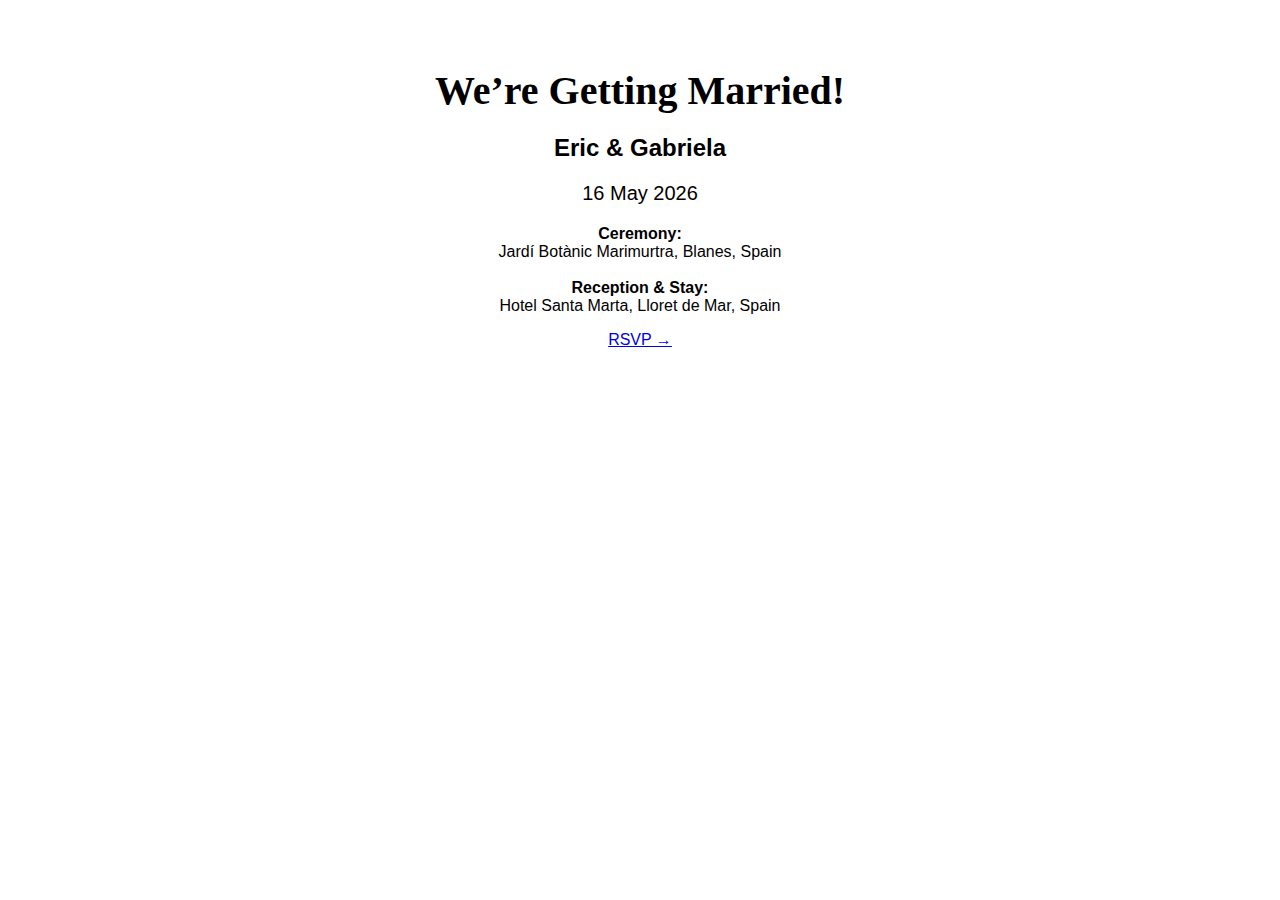
<file: Index.html>
<!DOCTYPE html>
<html lang="en">
<head>
  <meta charset="UTF-8" />
  <meta name="viewport" content="width=device-width,initial-scale=1" />
  <title>Eric &amp; Gabriela | 16 May 2026</title>
  <style>
    body { font-family: sans-serif; text-align: center; padding: 2rem; }
    h1 { font-family: serif; font-size: 2.5rem; margin-bottom: 0.5rem; }
    p.date { font-size: 1.25rem; margin-top: 0; }
  </style>
</head>
<body>
  <h1>We’re Getting Married!</h1>
  <h2>Eric &amp; Gabriela</h2>
  <p class="date">16 May 2026</p>
  <p>
    <strong>Ceremony:</strong><br/>
    Jardí Botànic Marimurtra, Blanes, Spain<br/><br/>
    <strong>Reception &amp; Stay:</strong><br/>
    Hotel Santa Marta, Lloret de Mar, Spain
  </p>
  <p><a href="#rsvp">RSVP →</a></p>
</body>
</html>
</file>
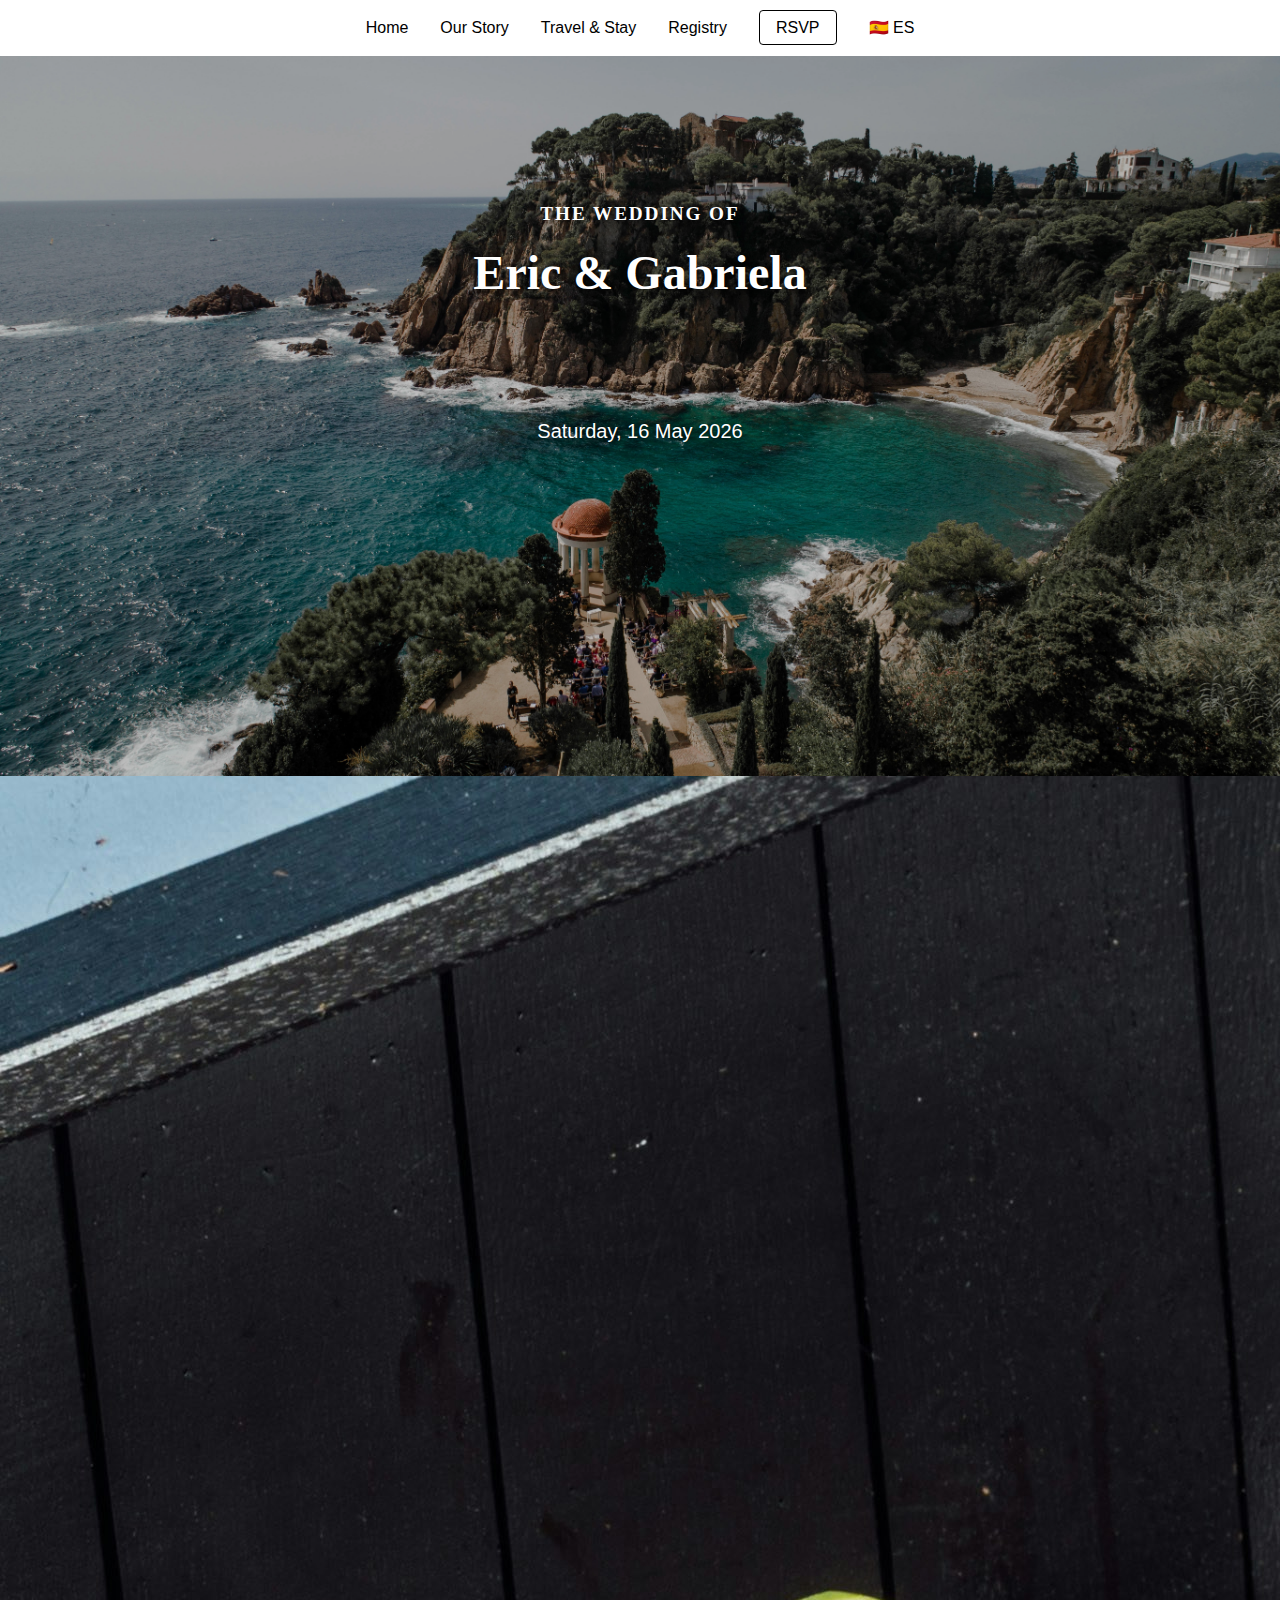
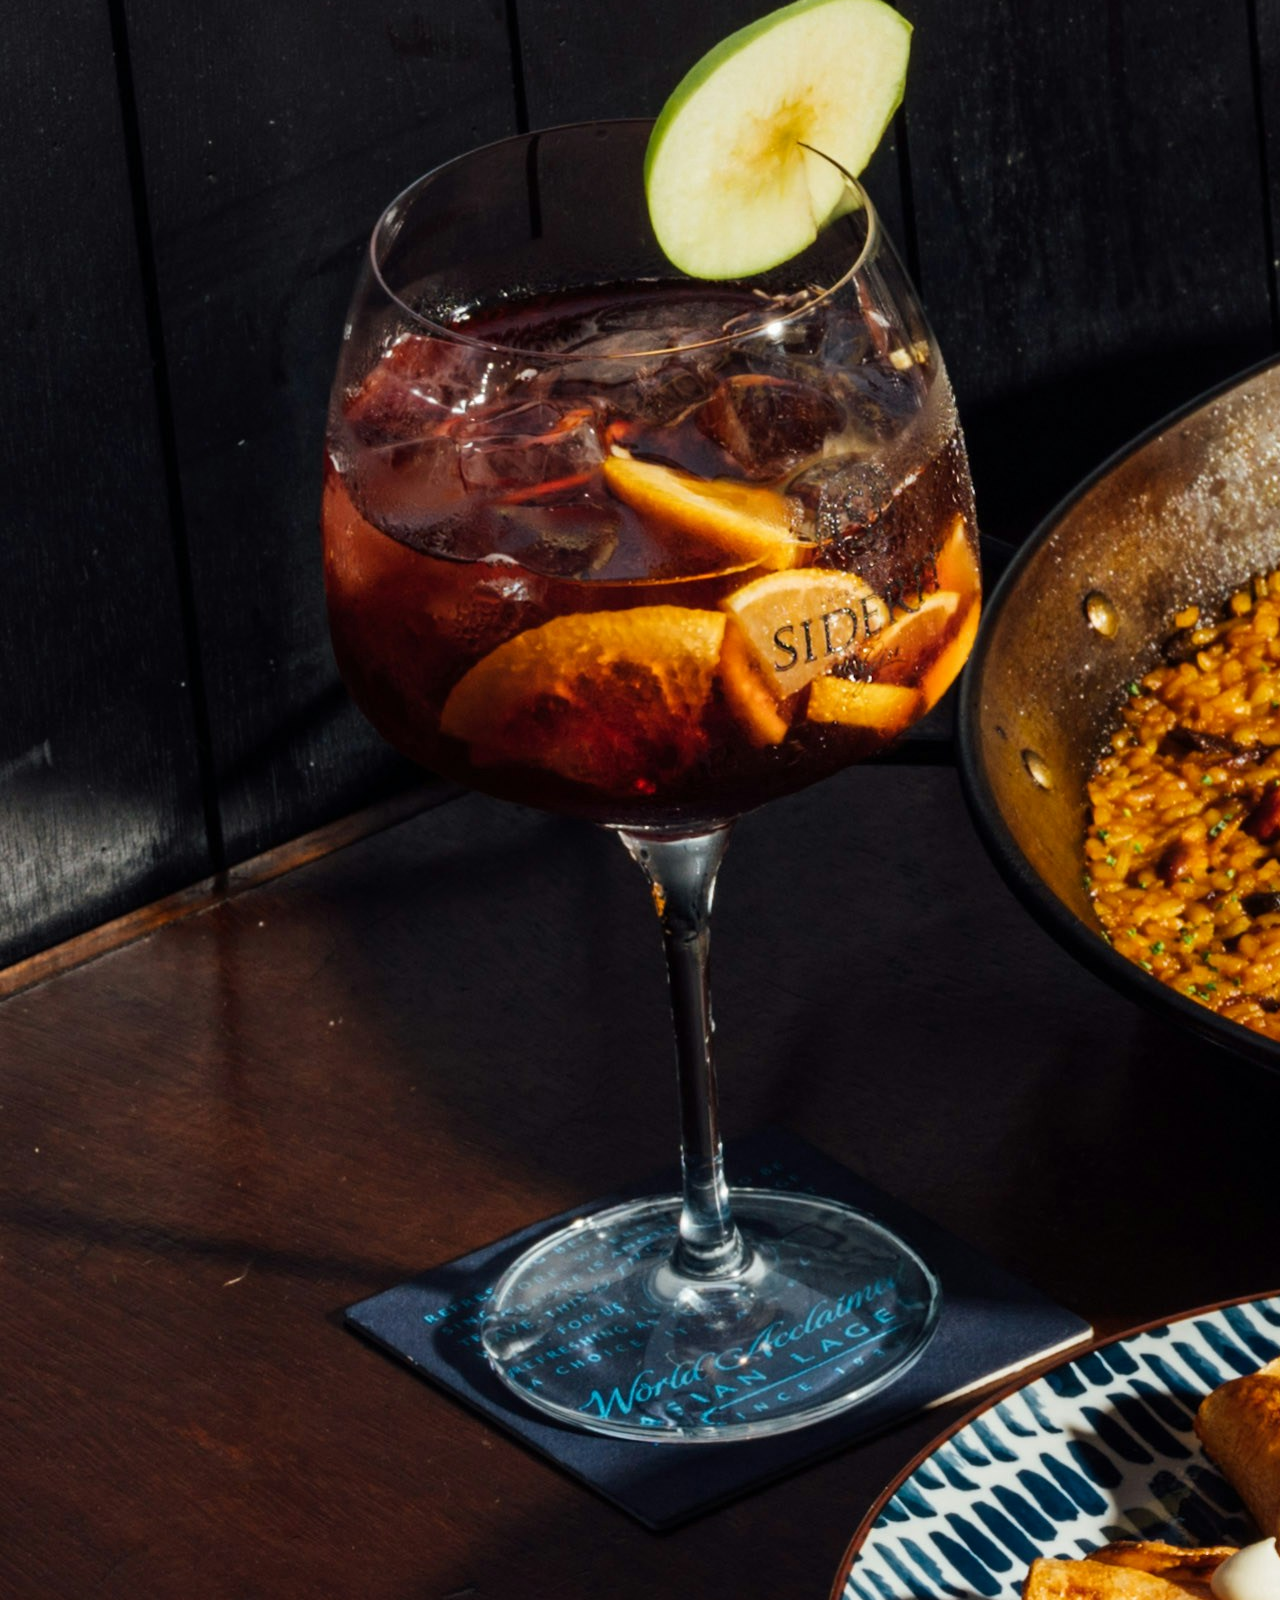
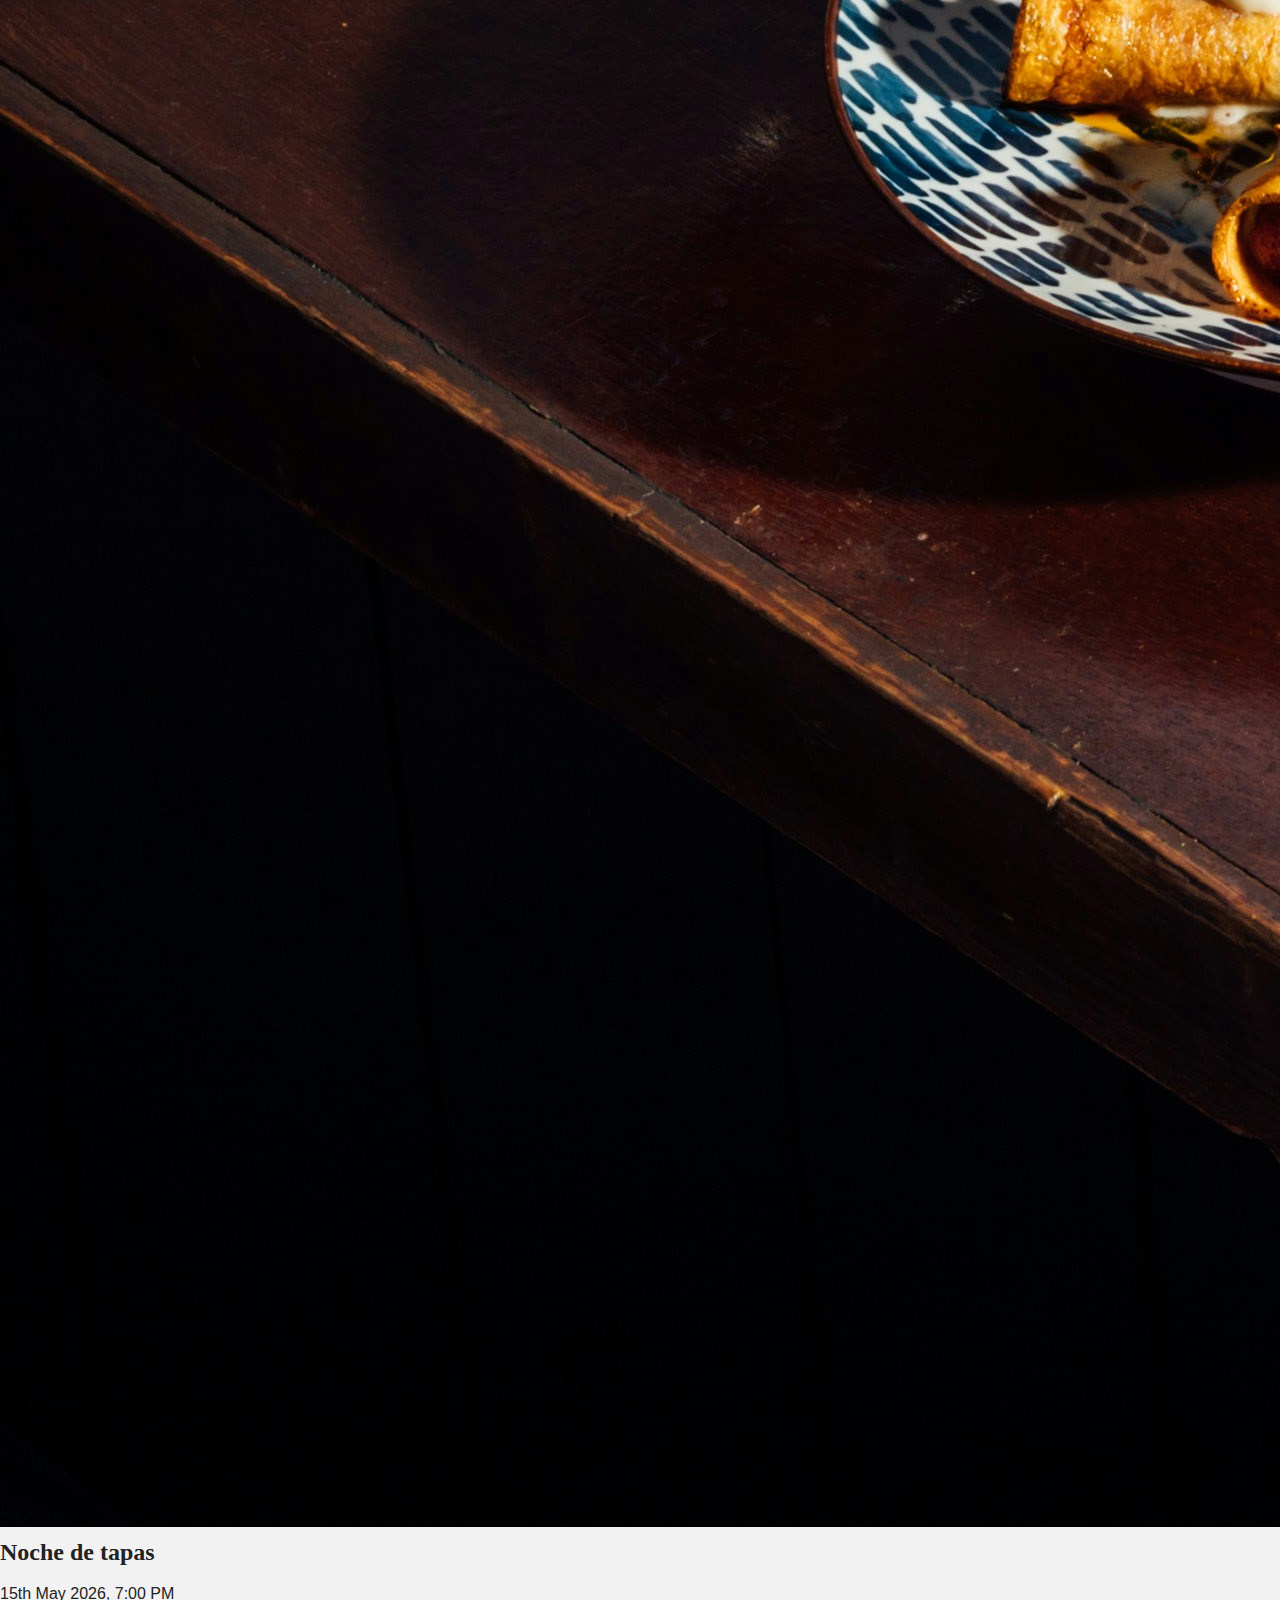
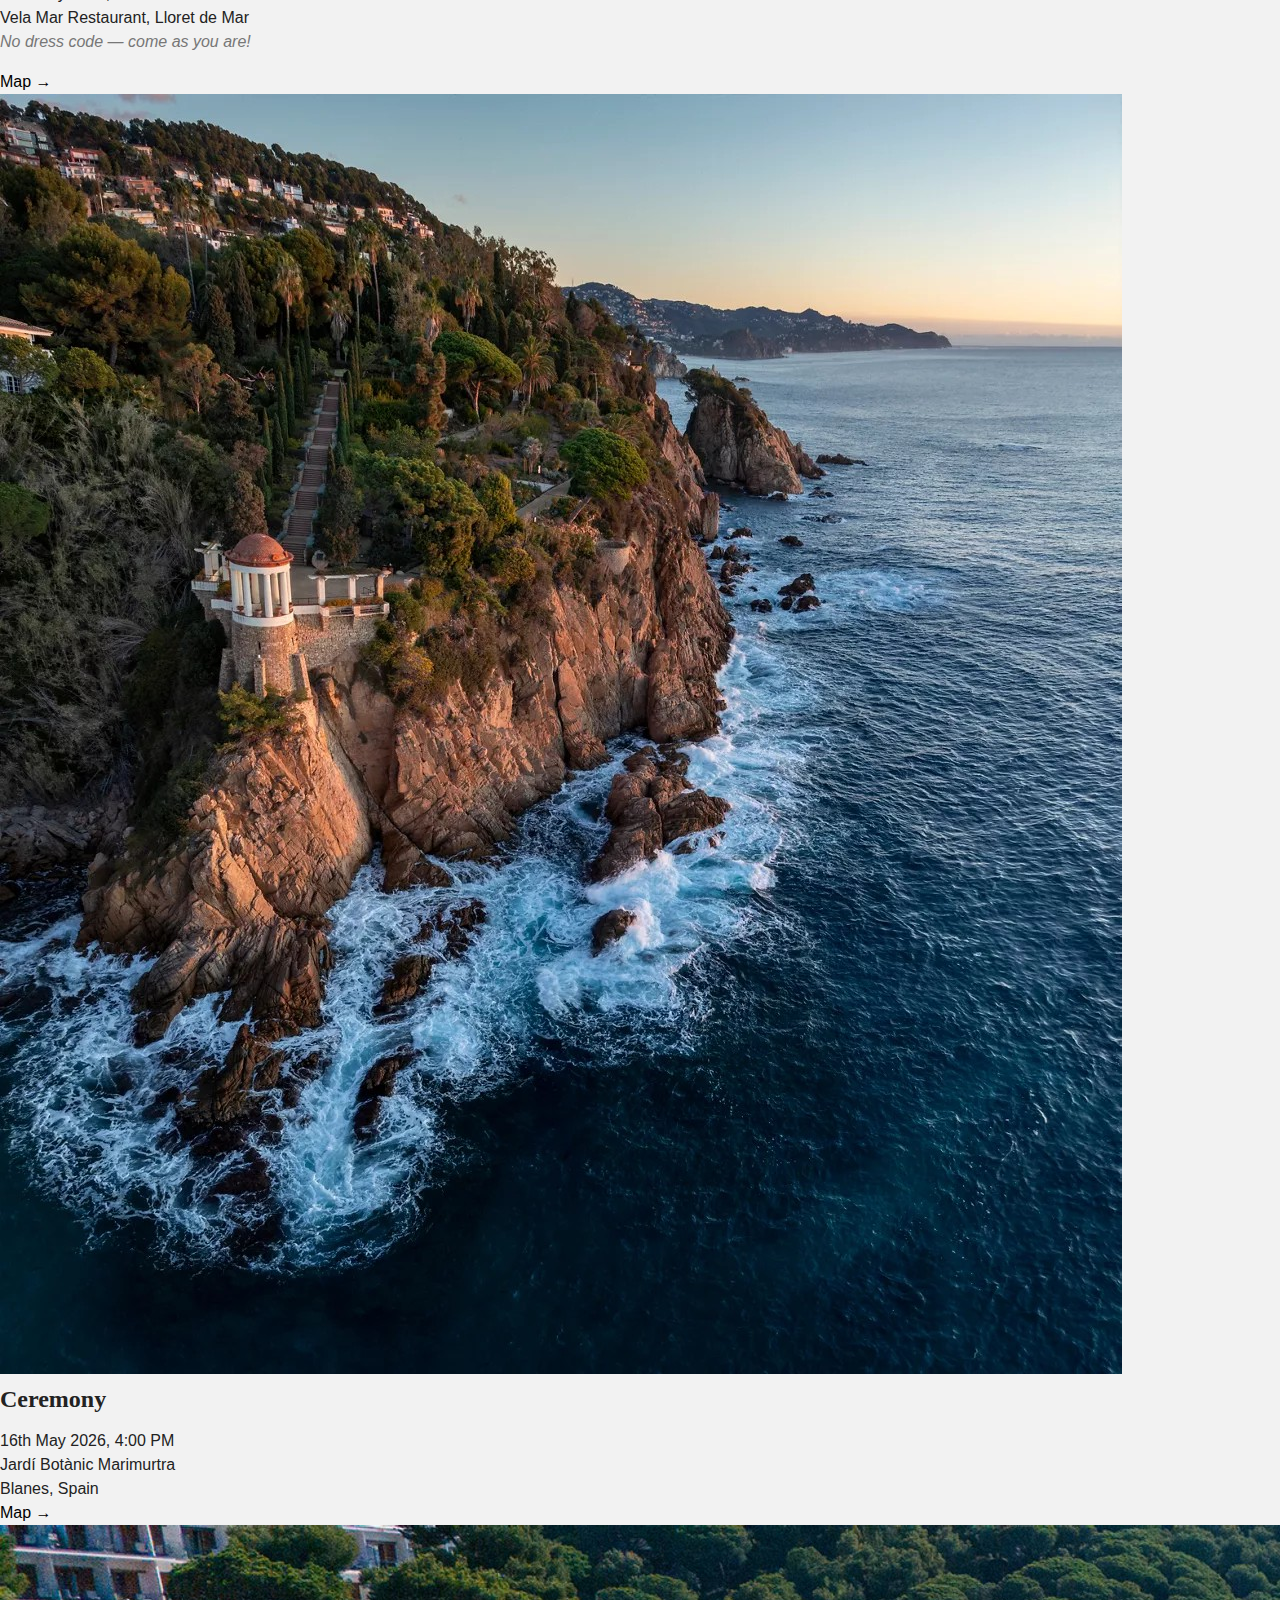
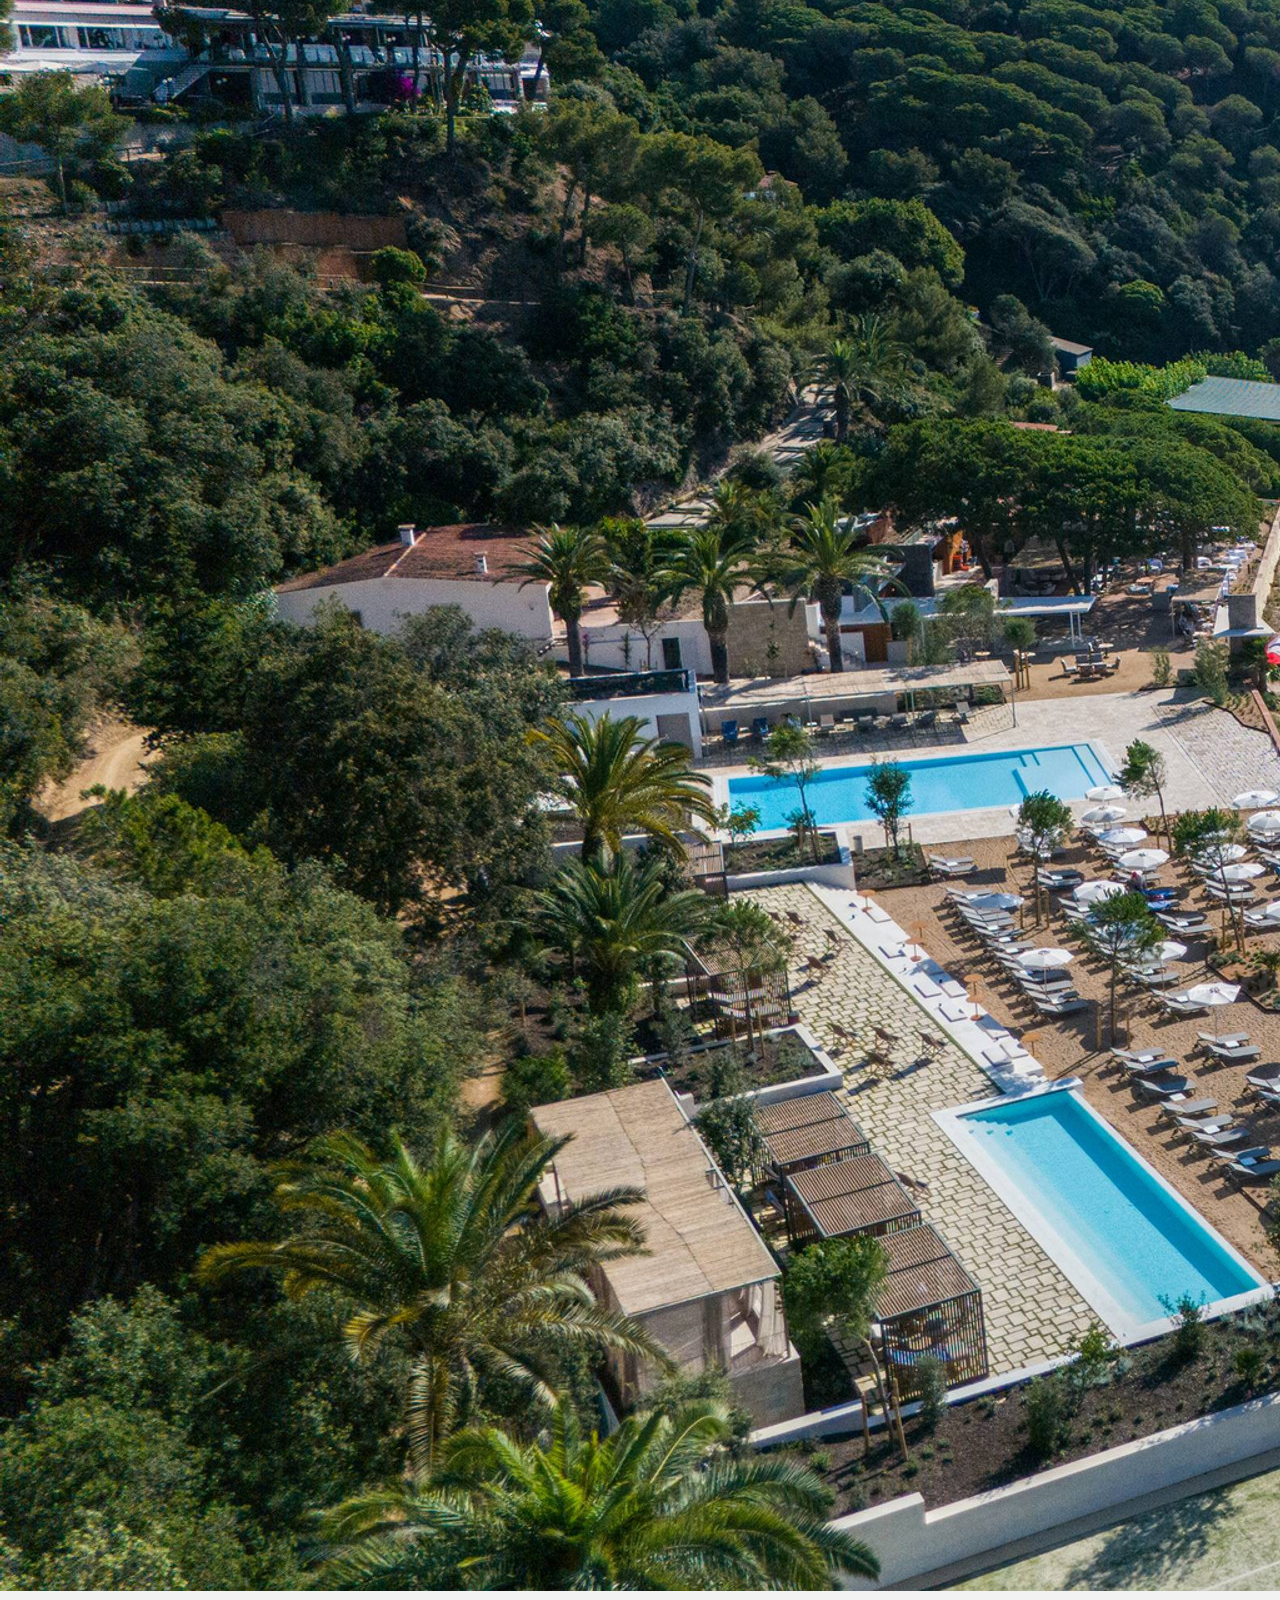
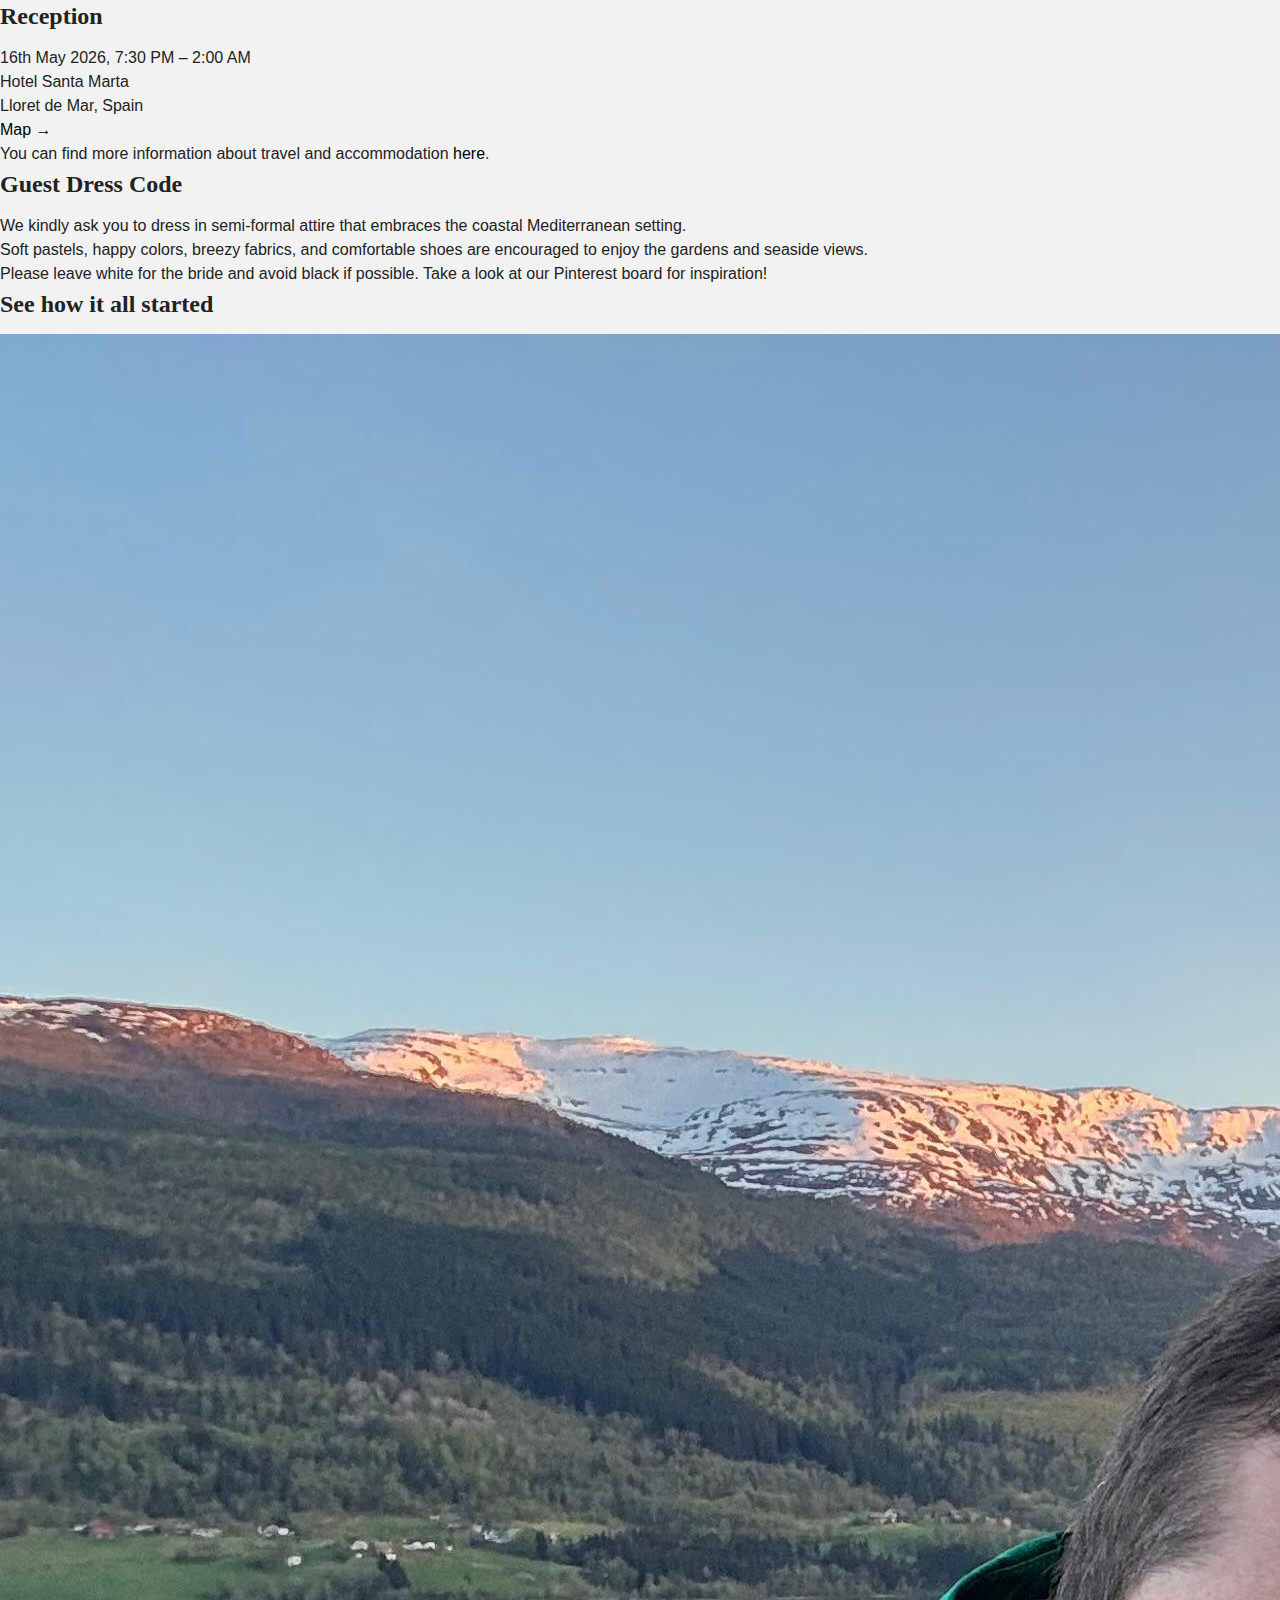
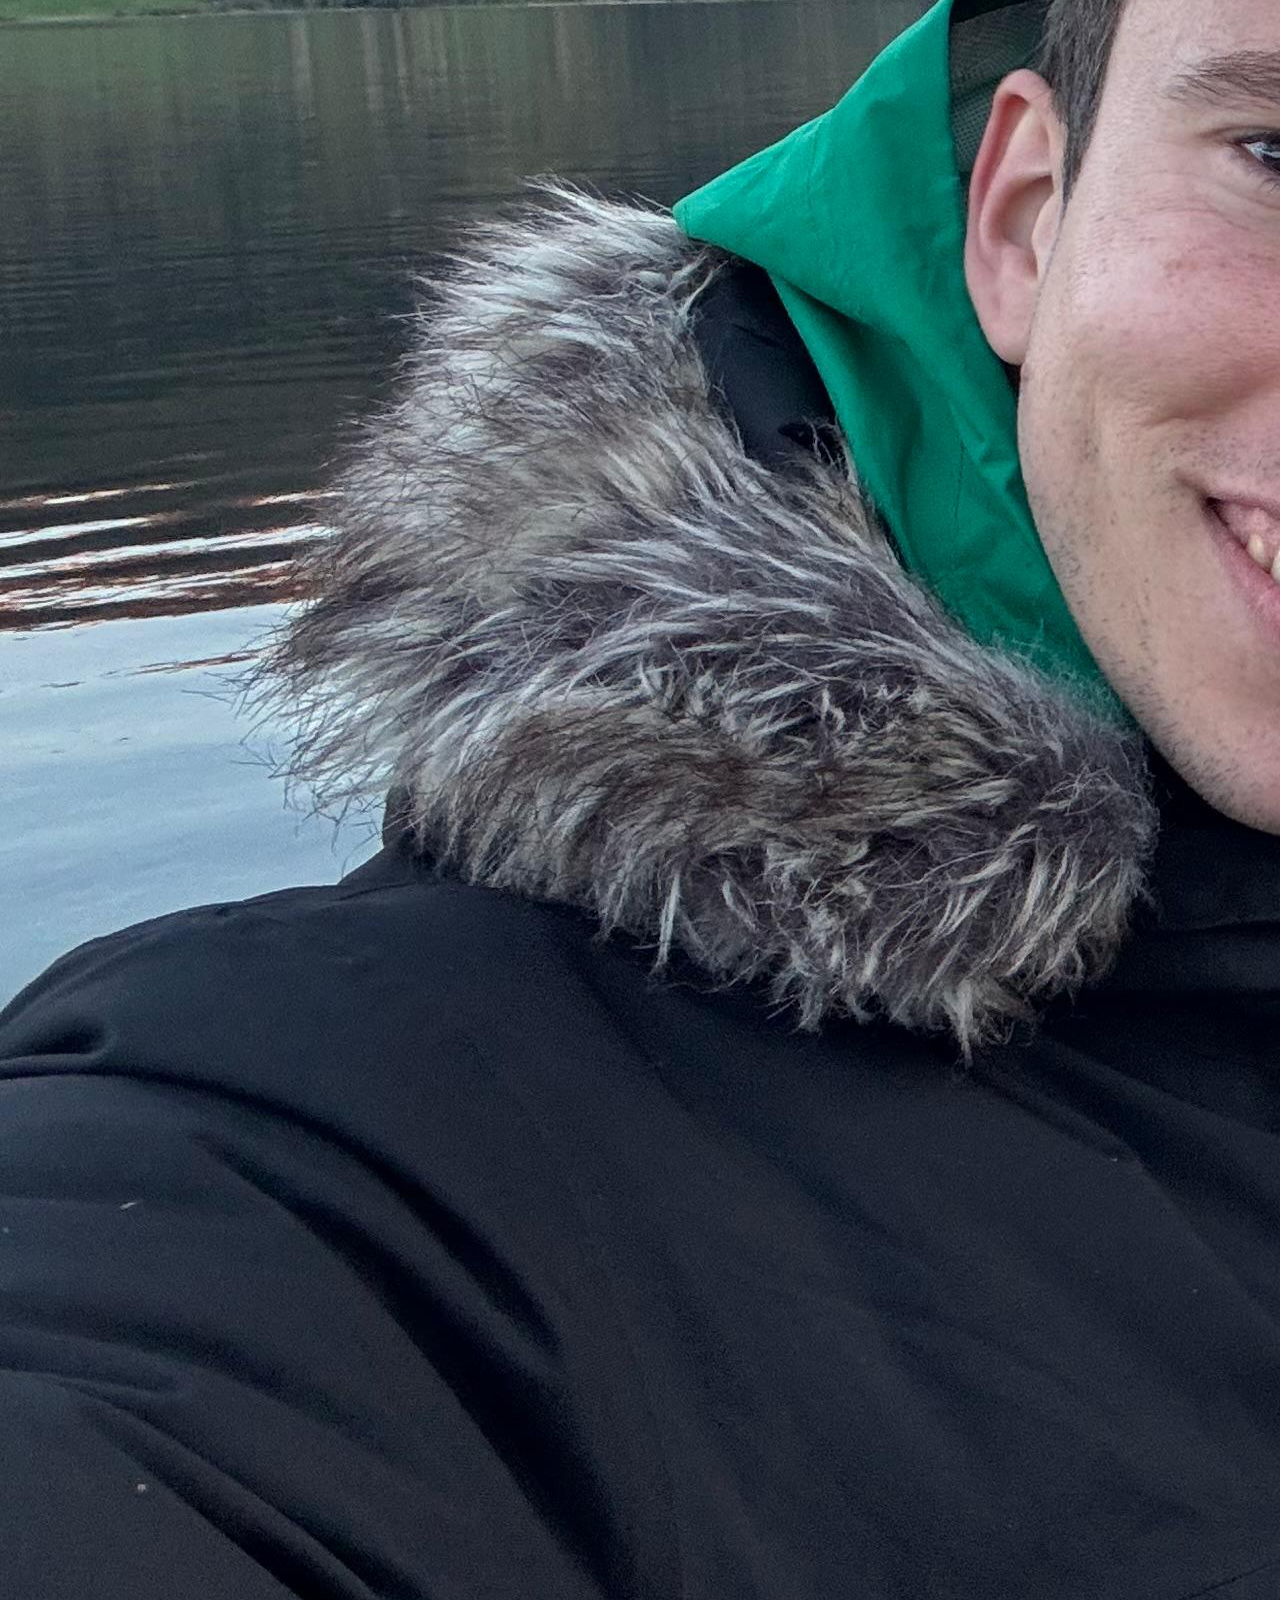
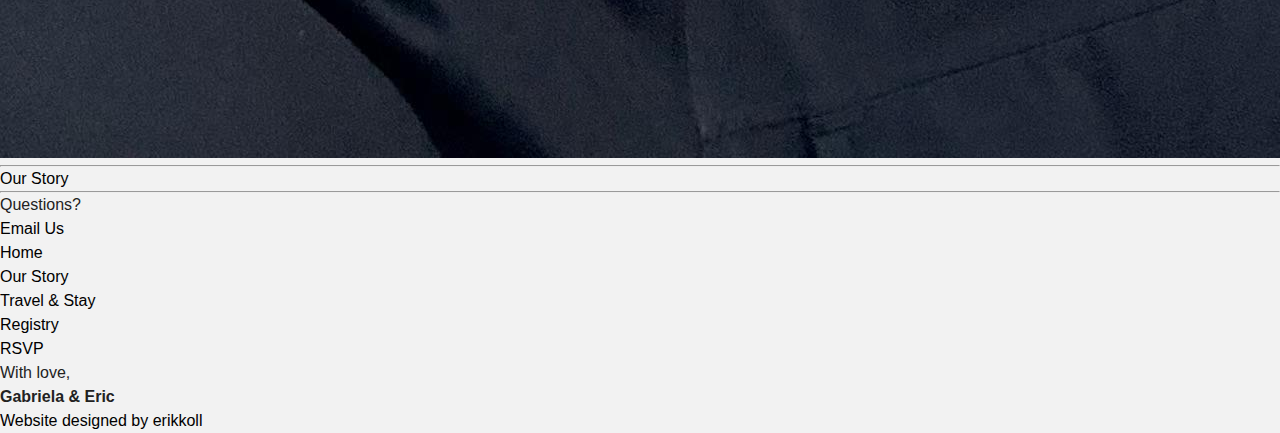
<file: index.html>
﻿<!DOCTYPE html>
<html lang="en">
<head>
  <meta charset="UTF-8"/>
  <meta name="viewport" content="width=device-width,initial-scale=1"/>
  <title>Eric &amp; Gabriela | Saturday, 16 May 2026</title>
  <link rel="stylesheet" href="assets/styles.css"/>
</head>
<body>
  <!-- Navigation -->
  <nav class="main-nav">
    <ul>
      <li><a href="index.html">Home</a></li>
      <li><a href="story.html">Our Story</a></li>
      <li><a href="travel.html">Travel &amp; Stay</a></li>
      <li><a href="https://withjoy.com/eric-and-gabriela/registry">Registry</a></li>
      <li><a href="https://withjoy.com/eric-and-gabriela/rsvp" class="btn" target="_blank" rel="noopener">RSVP</a></li>
      <li><a href="es/index.html" hreflang="es">&#x1F1EA;&#x1F1F8; ES</a></li>
    </ul>
  </nav>

  <!-- HERO -->
  <section class="hero">
    <!-- only these two lines -->
    <div class="hero-title">
      <h2>The wedding of</h2>
      <h1>Eric &amp; Gabriela</h1>
    </div>
    <!-- date + button -->
    <div class="hero-cta">
      <p class="date">Saturday, 16 May 2026</p>
    </div>
  </section>

<!-- SCHEDULE SECTION -->
<section class="schedule">
  <!-- Row 0: Noche de tapas -->
  <div class="schedule-row reverse">
    <div class="schedule-img">
      <img src="assets/img/tapas.jpg"
           alt="Friends enjoying tapas" />
    </div>
    <div class="schedule-text">
      <h2>Noche de tapas</h2>
      <p class="time">15th May 2026, 7:00 PM</p>
      <p class="location">Vela Mar Restaurant, Lloret de Mar</p>
      <p style="font-style:italic;color:#777;margin-bottom:1rem;">No dress code — come as you are!</p>
      <p><a href="https://maps.app.goo.gl/qDv9CcfEF9eVE29d8" target="_blank">Map →</a></p>
    </div>
  </div>
  <!-- Row 1: Ceremony -->
  <div class="schedule-row">
    <div class="schedule-img">
      <img src="assets/img/jardi.jpg"
           alt="Ceremony at Jardí Botànic Marimurtra" />
    </div>
    <div class="schedule-text">
      <h2>Ceremony</h2>
      <p class="time">16th May 2026, 4:00 PM</p>
      <p class="location">
        Jardí Botànic Marimurtra<br>
        Blanes, Spain
      </p>
      <p><a href="https://maps.app.goo.gl/f2wMGJErYqBwvPzP7" target="_blank">Map →</a></p>
    </div>
  </div>

  <!-- Row 2: Dinner & Party -->
  <div class="schedule-row reverse">
    <div class="schedule-img">
      <img src="assets/img/hotel.jpg"
           alt="Dinner &amp; party at Hotel Santa Marta" />
    </div>
    <div class="schedule-text">
      <h2>Reception</h2>
      <p class="time">16th May 2026, 7:30 PM – 2:00 AM</p>
      <p class="location">
        Hotel Santa Marta<br>
        Lloret de Mar, Spain
      </p>
      <p><a href="https://maps.app.goo.gl/3KkPaFEz5X2BqVGv5" target="_blank">Map →</a></p>
    </div>
  </div>
</section>
<!-- TRAVEL & STAY CALLOUT -->
<section class="travel-callout">
  <p>
    You can find more information about travel and accommodation
    <a href="travel.html" class="link-btn">here</a>.
  </p>
</section>
<!-- DRESS CODE -->
<section class="dress-code">
  <div class="dress-code-inner">
    <div class="dress-code-text">
      <h2>Guest Dress Code</h2>
      <p>We kindly ask you to dress in semi-formal attire that embraces the coastal Mediterranean setting.</p>
      <p>Soft pastels, happy colors, breezy fabrics, and comfortable shoes are encouraged to enjoy the gardens and seaside views.</p>
      <p>Please leave white for the bride and avoid black if possible. Take a look at our Pinterest board for inspiration!</p>

    </div>
    <div class="dress-code-board">
      <a data-pin-do="embedBoard"
         data-pin-board-width="320"
         data-pin-scale-height="320"
         data-pin-scale-width="60"
         href="https://pinterest.com/gabipalma98/gabriela-eric-2026/?invite_code=7c30b4a2ecde4547b96f5699393e1bb2&sender=383087649461642541"></a>
    </div>
  </div>
</section>
<!-- SEE HOW IT ALL STARTED -->
<section class="see-how">
  <h2>See how it all started</h2>

  <!-- Your horizontal image -->
  <div class="see-how-img">
    <img src="assets/img/see-how.jpg" alt="Eric & Gabriela together" />
  </div>

  <!-- Button row -->
  <div class="see-how-cta">
    <hr />
    <a href="story.html" class="btn outline">Our Story</a>
    <hr />
  </div>
</section>
<div id="site-footer"></div>
<script async defer src="https://assets.pinterest.com/js/pinit.js"></script>
<script>
  fetch('footer.html')
    .then(r => r.text())
    .then(html => { document.getElementById('site-footer').outerHTML = html; });
</script>


</body>
</html>
</file>
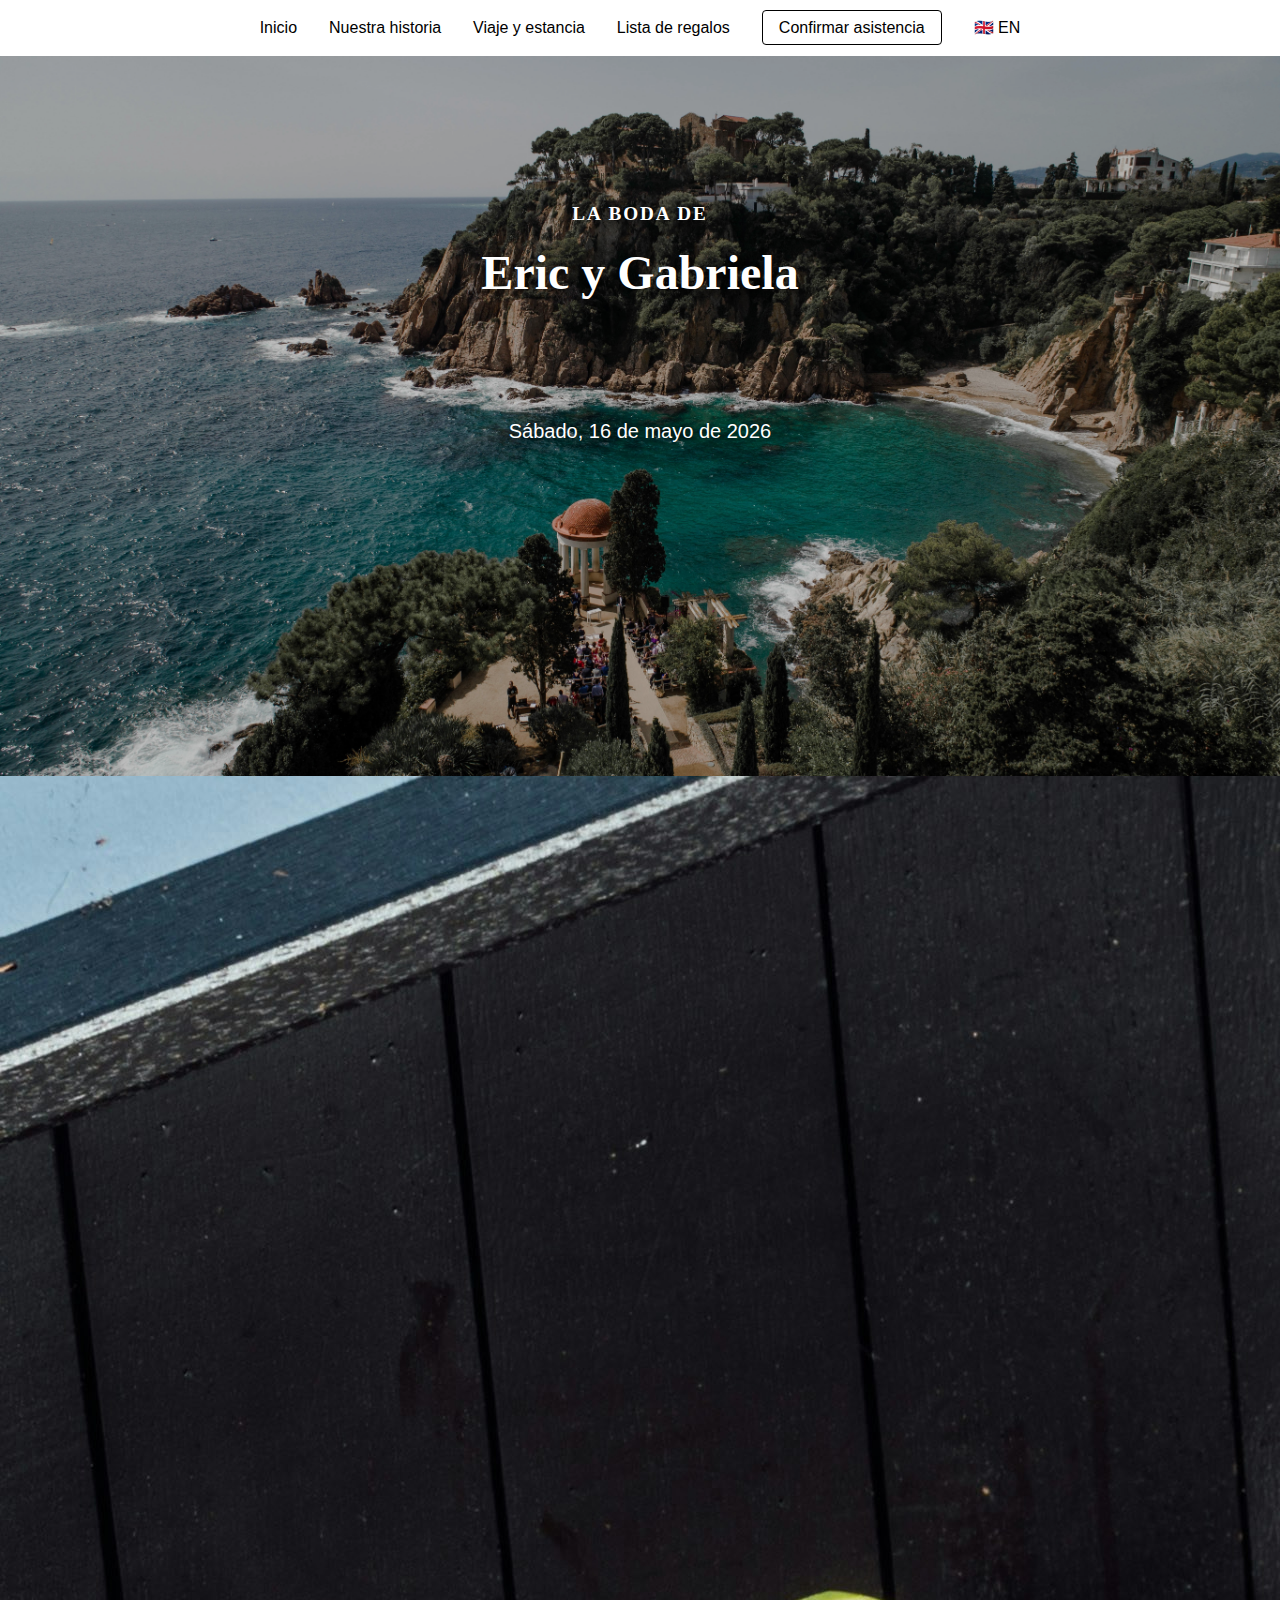
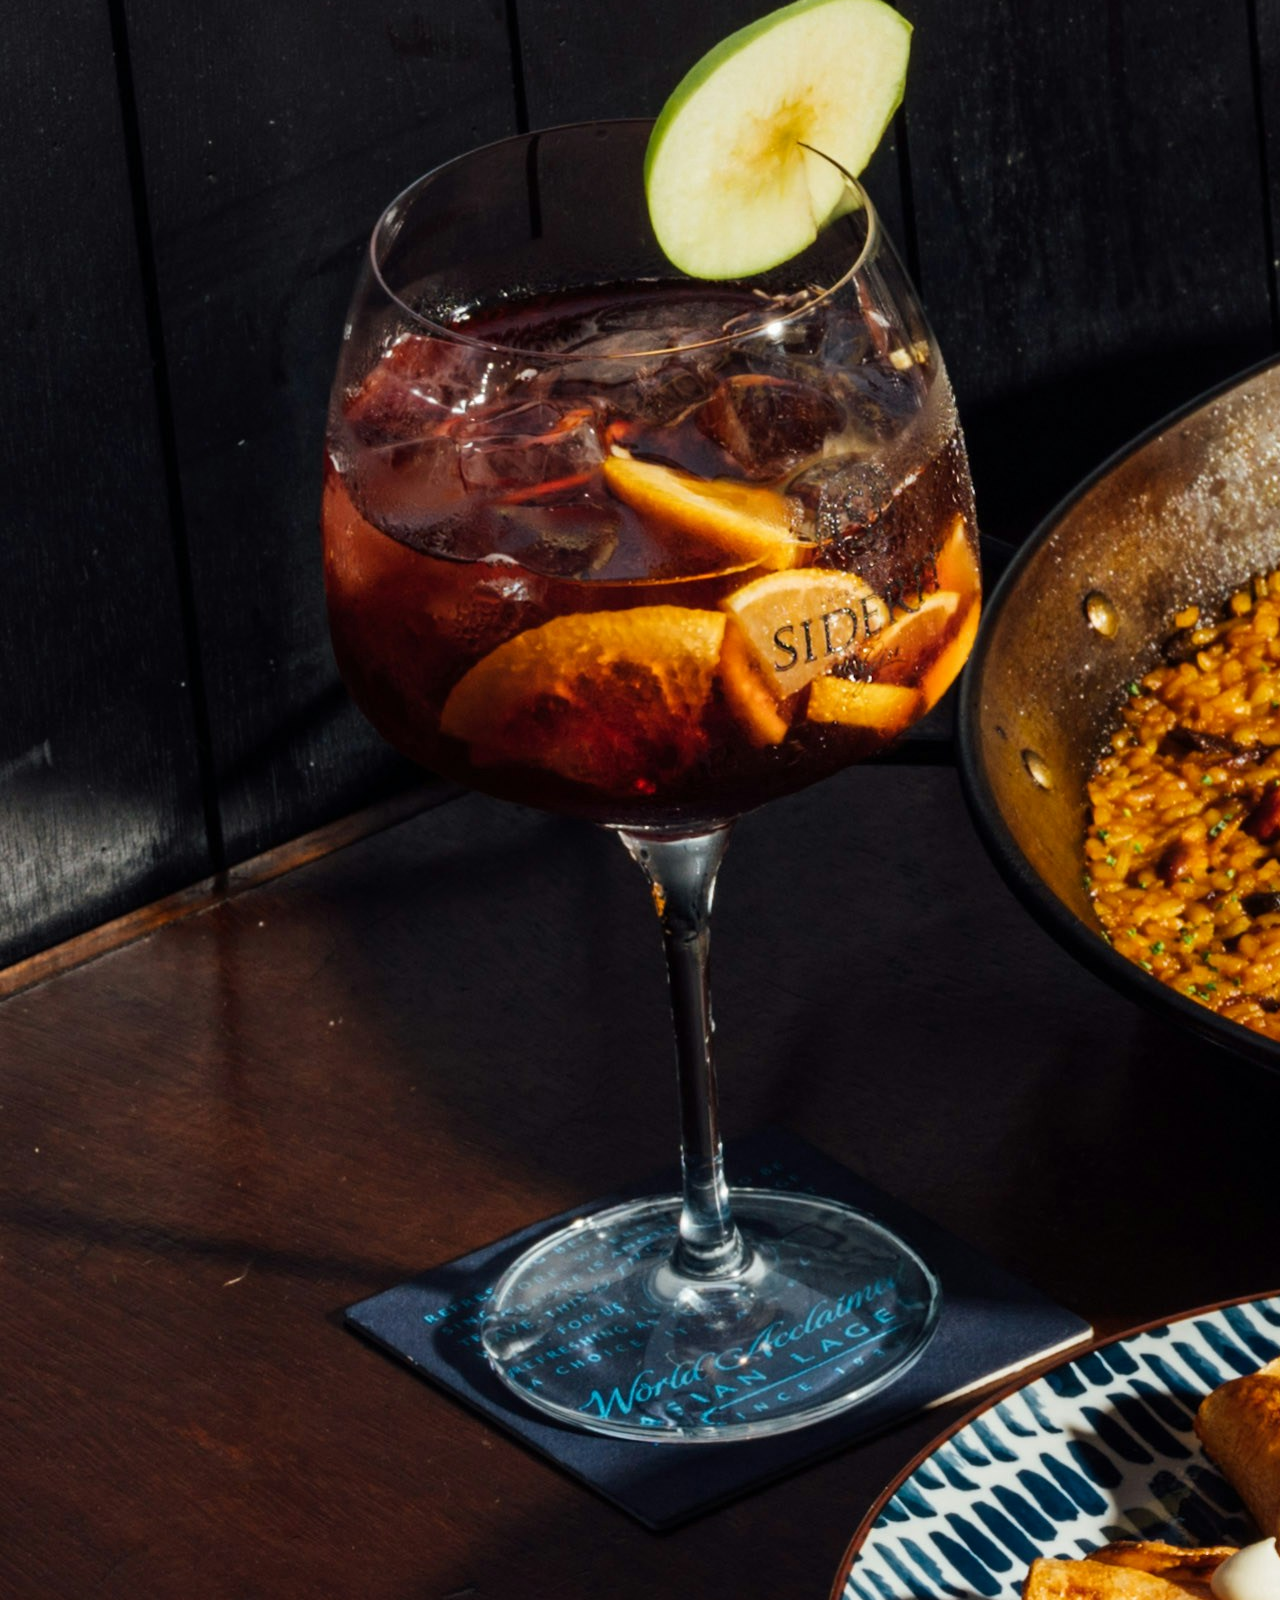
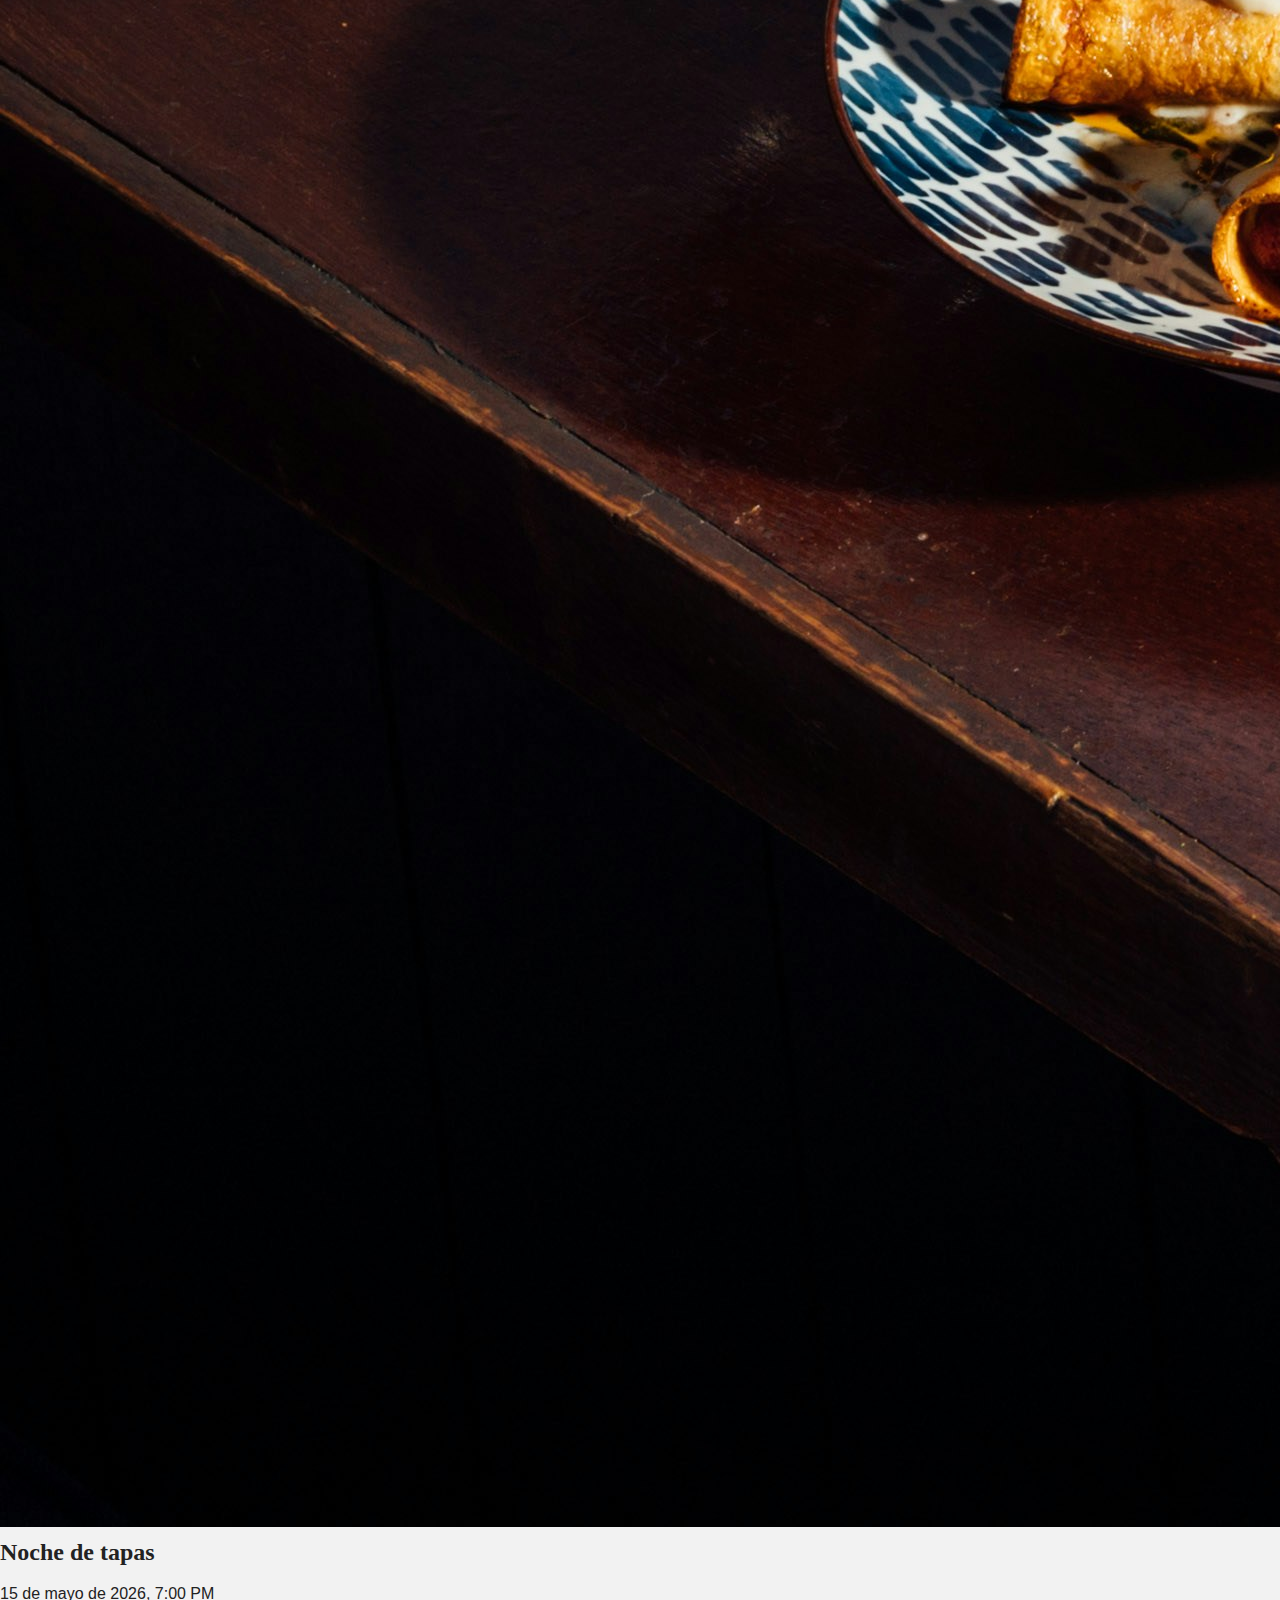
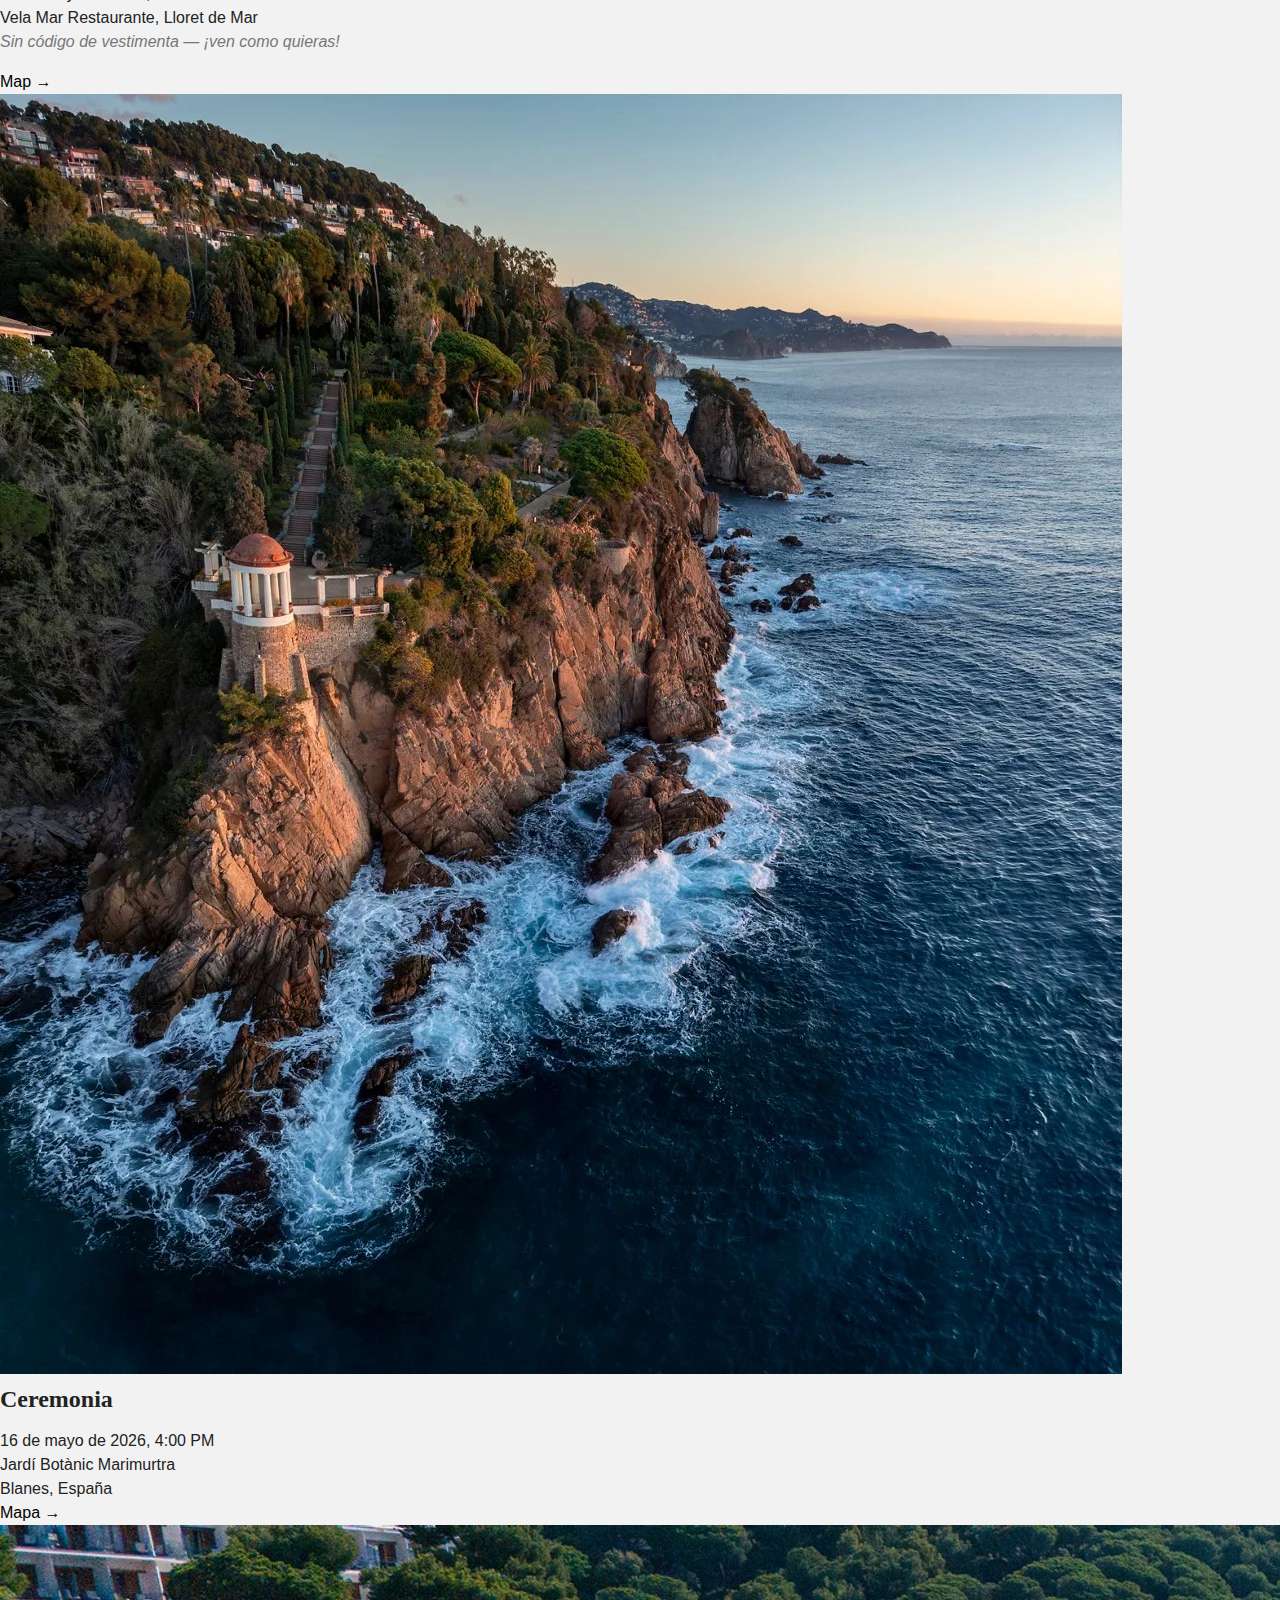
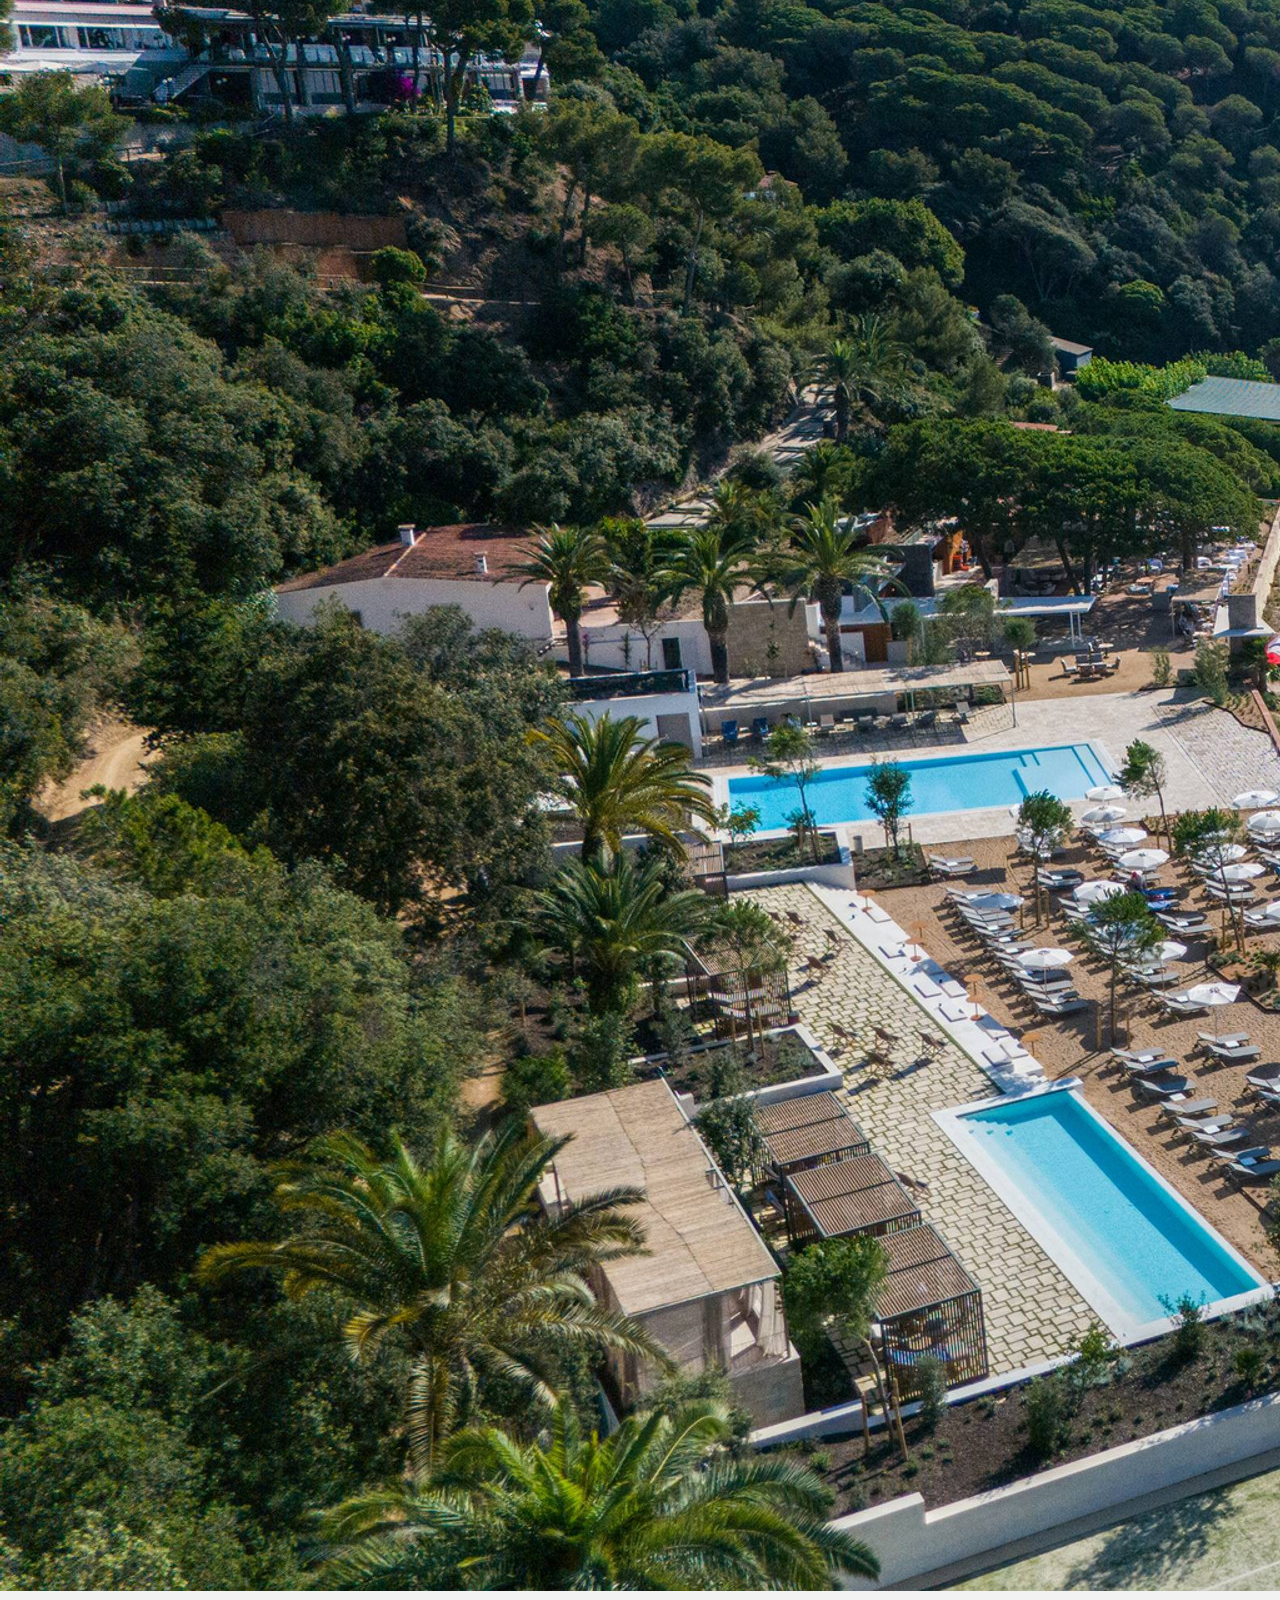
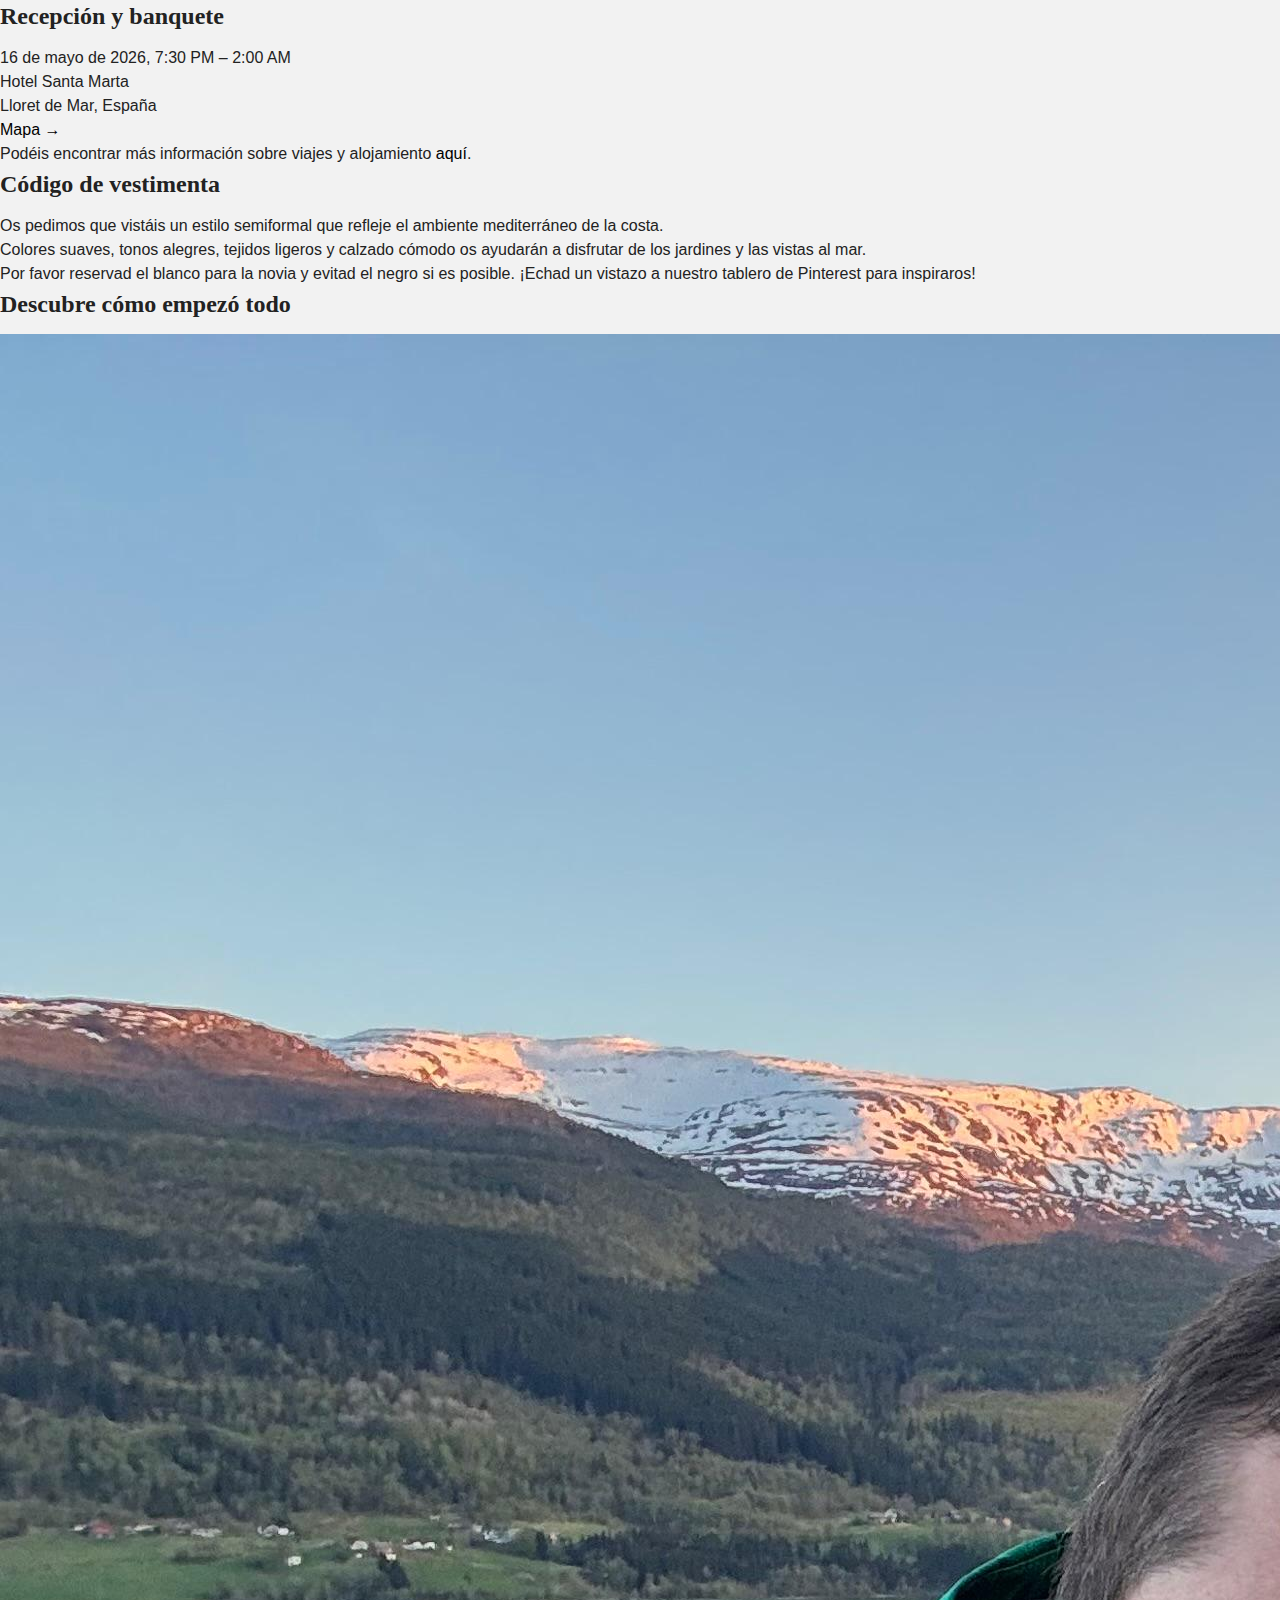
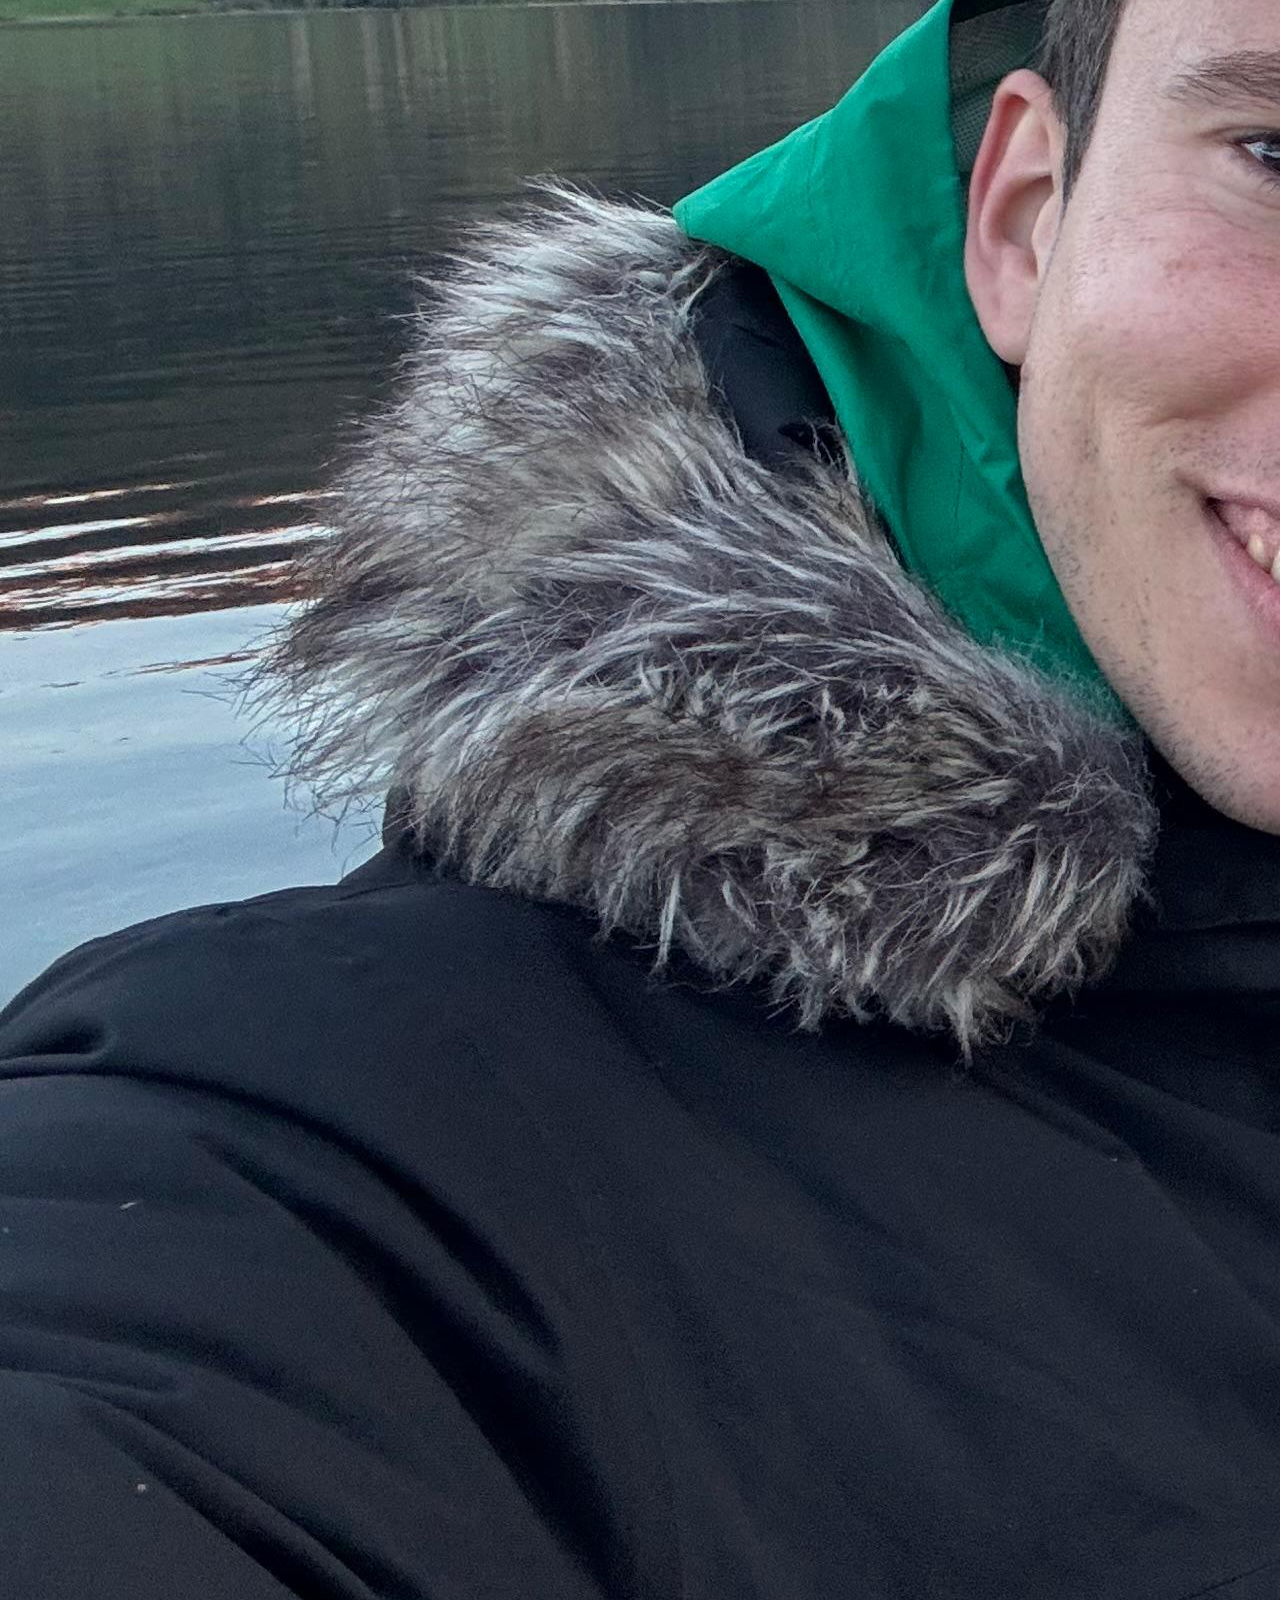
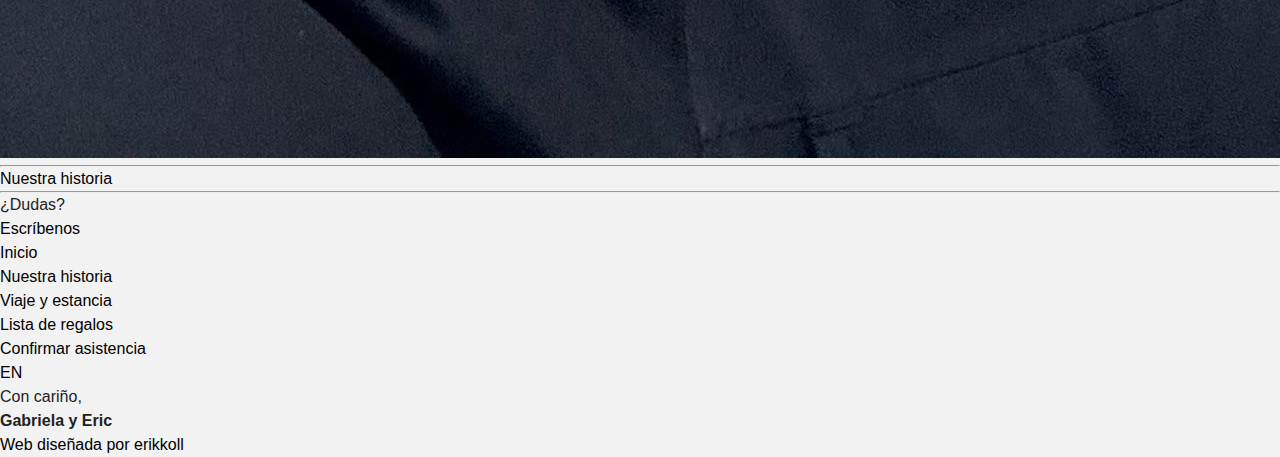
<file: es/index.html>
﻿<!DOCTYPE html>
<html lang="es">
<head>
  <meta charset="UTF-8"/>
  <meta name="viewport" content="width=device-width,initial-scale=1"/>
  <title>Eric y Gabriela | Sábado, 16 de mayo de 2026</title>
  <link rel="stylesheet" href="../assets/styles.css"/>
</head>
<body>
  <!-- Navegación -->
  <nav class="main-nav">
    <ul>
      <li><a href="index.html">Inicio</a></li>
      <li><a href="story.html">Nuestra historia</a></li>
      <li><a href="travel.html">Viaje y estancia</a></li>
      <li><a href="https://withjoy.com/eric-and-gabriela/registry">Lista de regalos</a></li>
      <li><a href="https://withjoy.com/eric-and-gabriela/rsvp" class="btn" target="_blank" rel="noopener">Confirmar asistencia</a></li>
      <li><a href="../index.html" hreflang="en">&#x1F1EC;&#x1F1E7; EN</a></li>
    </ul>
  </nav>

  <!-- HERO -->
  <section class="hero">
    <div class="hero-title">
      <h2>La boda de</h2>
      <h1>Eric y Gabriela</h1>
    </div>
    <div class="hero-cta">
      <p class="date">Sábado, 16 de mayo de 2026</p>
    </div>
  </section>

  <!-- PROGRAMA -->
  <section class="schedule">
    <div class="schedule-row reverse">
      <div class="schedule-img">
        <img src="../assets/img/tapas.jpg"
             alt="Amigos disfrutando de tapas" />
      </div>
      <div class="schedule-text">
        <h2>Noche de tapas</h2>
        <p class="time">15 de mayo de 2026, 7:00 PM</p>
        <p class="location">Vela Mar Restaurante, Lloret de Mar </p>
        <p style="font-style:italic;color:#777;margin-bottom:1rem;">Sin código de vestimenta — ¡ven como quieras!</p>
      <p><a href="https://maps.app.goo.gl/qDv9CcfEF9eVE29d8" target="_blank">Map →</a></p>
      </div>
    </div>
    <div class="schedule-row">
      <div class="schedule-img">
        <img src="../assets/img/jardi.jpg"
             alt="Ceremonia en el Jardí Botànic Marimurtra" />
      </div>
      <div class="schedule-text">
        <h2>Ceremonia</h2>
        <p class="time">16 de mayo de 2026, 4:00 PM</p>
        <p class="location">
          Jardí Botànic Marimurtra<br>
          Blanes, España
        </p>
        <p><a href="https://maps.app.goo.gl/f2wMGJErYqBwvPzP7" target="_blank" rel="noopener">Mapa →</a></p>
      </div>
    </div>

    <div class="schedule-row reverse">
      <div class="schedule-img">
        <img src="../assets/img/hotel.jpg"
             alt="Cena y fiesta en el Hotel Santa Marta" />
      </div>
      <div class="schedule-text">
        <h2>Recepción y banquete</h2>
        <p class="time">16 de mayo de 2026, 7:30 PM – 2:00 AM</p>
        <p class="location">
          Hotel Santa Marta<br>
          Lloret de Mar, España
        </p>
        <p><a href="https://maps.app.goo.gl/3KkPaFEz5X2BqVGv5" target="_blank" rel="noopener">Mapa →</a></p>
      </div>
    </div>
  </section>

  <section class="travel-callout">
    <p>
      Podéis encontrar más información sobre viajes y alojamiento
      <a href="travel.html" class="link-btn">aquí</a>.
    </p>
  </section>

  <section class="dress-code">
    <div class="dress-code-inner">
      <div class="dress-code-text">
        <h2>Código de vestimenta</h2>
        <p>Os pedimos que vistáis un estilo semiformal que refleje el ambiente mediterráneo de la costa.</p>
        <p>Colores suaves, tonos alegres, tejidos ligeros y calzado cómodo os ayudarán a disfrutar de los jardines y las vistas al mar.</p>
        <p>Por favor reservad el blanco para la novia y evitad el negro si es posible. ¡Echad un vistazo a nuestro tablero de Pinterest para inspiraros!</p>
      </div>
      <div class="dress-code-board">
        <a data-pin-do="embedBoard"
           data-pin-board-width="320"
           data-pin-scale-height="320"
           data-pin-scale-width="60"
           href="https://pinterest.com/gabipalma98/gabriela-eric-2026/?invite_code=7c30b4a2ecde4547b96f5699393e1bb2&sender=383087649461642541"></a>
      </div>
    </div>
  </section>

  <section class="see-how">
    <h2>Descubre cómo empezó todo</h2>
    <div class="see-how-img">
      <img src="../assets/img/see-how.jpg" alt="Eric y Gabriela juntos" />
    </div>
    <div class="see-how-cta">
      <hr />
      <a href="story.html" class="btn outline">Nuestra historia</a>
      <hr />
    </div>
  </section>

  <div id="site-footer"></div>
  <script async defer src="https://assets.pinterest.com/js/pinit.js"></script>
  <script>
    fetch('footer.html')
      .then(r => r.text())
      .then(html => { document.getElementById('site-footer').outerHTML = html; });
  </script>
</body>
</html>
</file>
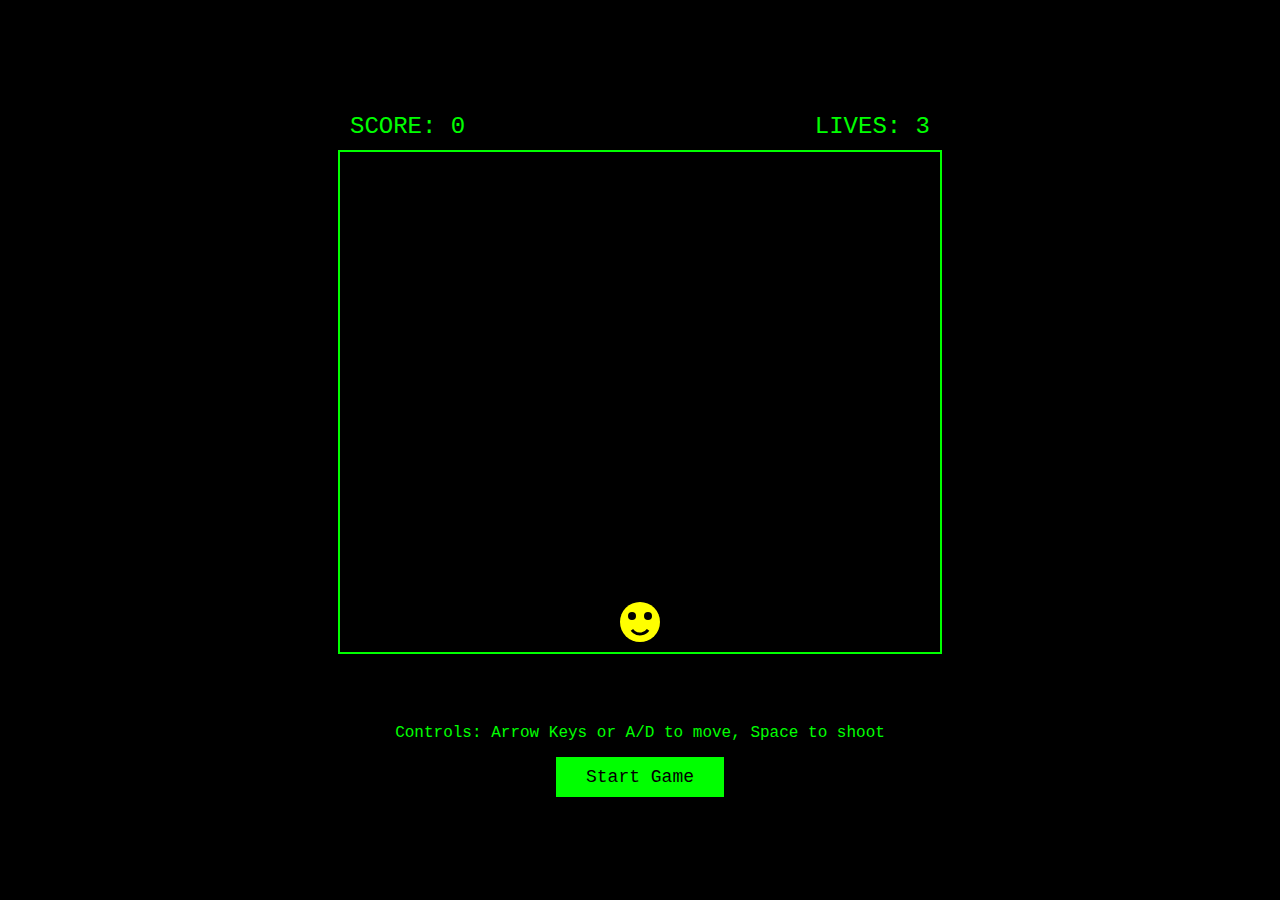
<file: space-invaders/index.html>
<!DOCTYPE html>
<html lang="en">
<head>
    <meta charset="UTF-8">
    <meta name="viewport" content="width=device-width, initial-scale=1.0">
    <title>Space Invaders</title>
    <link rel="stylesheet" href="style.css">
</head>
<body>
    <div class="game-container">
        <div class="header">
            <span>SCORE: <span id="score">0</span></span>
            <span>LIVES: <span id="lives">3</span></span>
        </div>
        <canvas id="gameCanvas" width="600" height="500"></canvas>
        <div id="message" class="message"></div>
        <div class="controls">
            <p>Controls: Arrow Keys or A/D to move, Space to shoot</p>
            <button id="startBtn">Start Game</button>
        </div>
    </div>
    <script src="game.js"></script>
</body>
</html>
</file>
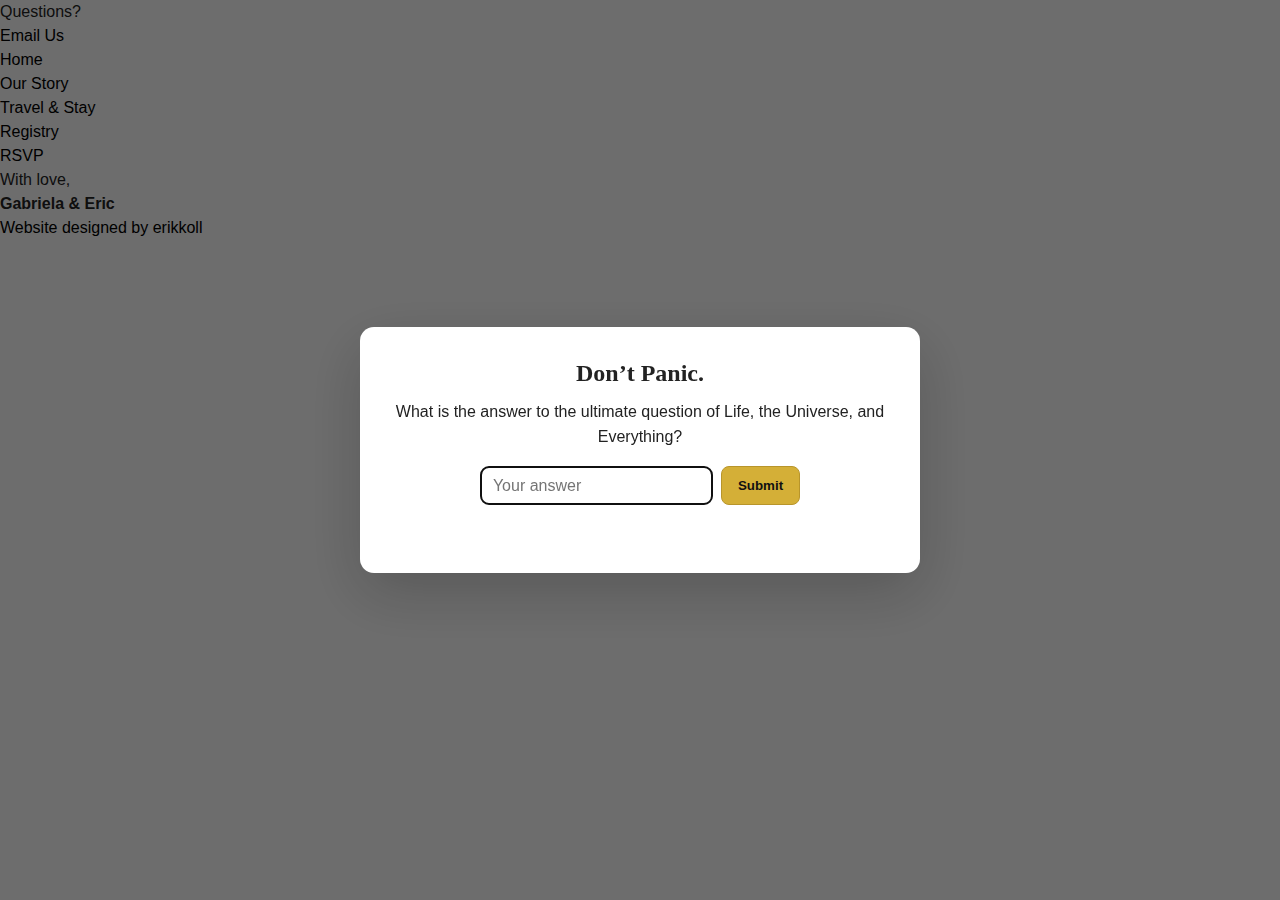
<file: deep-thought.html>
<!doctype html>
<html lang="en">
<head>
  <meta charset="utf-8">
  <meta name="viewport" content="width=device-width,initial-scale=1">
  <title>Deep Thought</title>
  <link rel="stylesheet" href="assets/styles.css">
  <style>
    /* Gate (modal) */
    .gate-overlay {
      position: fixed; inset: 0; background: rgba(0,0,0,.55);
      display: grid; place-items: center; z-index: 1000;
    }
    .gate-card {
      background: #fff; border-radius: 14px; max-width: 560px;
      width: calc(100% - 2rem); padding: 1.75rem; box-shadow: 0 20px 60px rgba(0,0,0,.2);
      text-align: center;
    }
    .gate-card h2 { margin: 0 0 .5rem; font-family: var(--font-serif); }
    .gate-card p { margin: 0.25rem 0 1rem; line-height: 1.6; }
    .gate-form { display: flex; gap: .5rem; justify-content: center; flex-wrap: wrap; }
    .gate-form input[type="text"]{
      padding: .6rem .75rem; border: 1px solid #ddd; border-radius: 8px; min-width: 200px;
      font-size: 1rem;
    }
    .gate-form button{
      padding: .6rem 1rem; border-radius: 8px; border: 1px solid #b8952b;
      background: #D4AF37; color: #111; font-weight: 600; cursor: pointer;
    }
    .gate-hint{ min-height: 1.25rem; color:#555; font-size:.95rem; margin-top:.4rem; }
    .no-scroll{ overflow: hidden; }

    /* Hide content until unlocked */
    #secret-content[hidden] { display: none !important; }

    /* Optional: a friendly success banner */
    .unlock-banner {
      background: #f5f9f2; border: 1px solid #d9ecd0; color:#244f1a;
      padding: .75rem 1rem; border-radius: 8px; max-width: 820px; margin: 2rem auto 0;
    }
  </style>
</head>
<body>
  <!-- (Optional) include your site nav if you want consistency -->

  <main id="secret-content" hidden>
    <div class="unlock-banner">Welcome, hoopy frood. ✨</div>
    <section style="max-width: 820px; margin: 2rem auto; padding: 0 1rem;">
      <h1 class="story-main-title" style="margin-top:1rem;">Hidden Page</h1>
      <p>This is where we’ll add the secret content later.</p>
      <!-- Add anything you want here once unlocked -->
    </section>
  </main>

  <!-- Gate overlay -->
  <div class="gate-overlay" id="gate" role="dialog" aria-modal="true" aria-labelledby="gateTitle">
    <div class="gate-card" role="document">
      <h2 id="gateTitle">Don’t Panic.</h2>
      <p>What is the answer to the ultimate question of Life, the Universe, and Everything?</p>
      <form class="gate-form" id="gateForm" autocomplete="off">
        <input type="text" id="answer" placeholder="Your answer" autofocus>
        <button type="submit">Submit</button>
      </form>
      <p class="gate-hint" id="gateHint" aria-live="polite"></p>
    </div>
  </div>

  <!-- Footer include (keeps consistency) -->
  <div id="site-footer"></div>
  <script>
    fetch('footer.html').then(r=>r.text()).then(html=>{
      document.getElementById('site-footer').outerHTML = html;
    });
  </script>

  <script>
    (function(){
      const gate = document.getElementById('gate');
      const form = document.getElementById('gateForm');
      const input = document.getElementById('answer');
      const hint = document.getElementById('gateHint');
      const content = document.getElementById('secret-content');
      let tries = 0;

      function openContent(){
        gate.style.display = 'none';
        content.hidden = false;
        document.body.classList.remove('no-scroll');
        try { localStorage.setItem('deep_thought_ok','1'); } catch(e){}
      }

      function normalise(str){
        return (str||'')
          .trim()
          .toLowerCase()
          .replace(/[.,!?]/g,'')
          .replace(/[-\s]+/g,' '); // collapse hyphens/spaces
      }

      // If solved once, don’t ask again.
      try {
        if(localStorage.getItem('deep_thought_ok') === '1'){ openContent(); return; }
      } catch(e){}

      document.body.classList.add('no-scroll');

      form.addEventListener('submit', function(e){
        e.preventDefault();
        const a = normalise(input.value);
        if (a === '42' || a === 'forty two' || a === 'forty-two' || a === 'fortytwo') {
          openContent();
          return;
        }
        tries++;
        if (tries === 1) hint.textContent = 'Close… ask Deep Thought.';
        else if (tries === 2) hint.textContent = 'It’s a two-digit number.';
        else hint.textContent = 'Promise: the answer is shorter than the question.';
        input.select();
      });
    })();
  </script>

  <noscript>
    <p style="max-width:820px;margin:2rem auto;color:#a00;">
      This page needs JavaScript for the gate. Enable JS to continue.
    </p>
  </noscript>
</body>
</html>
</file>
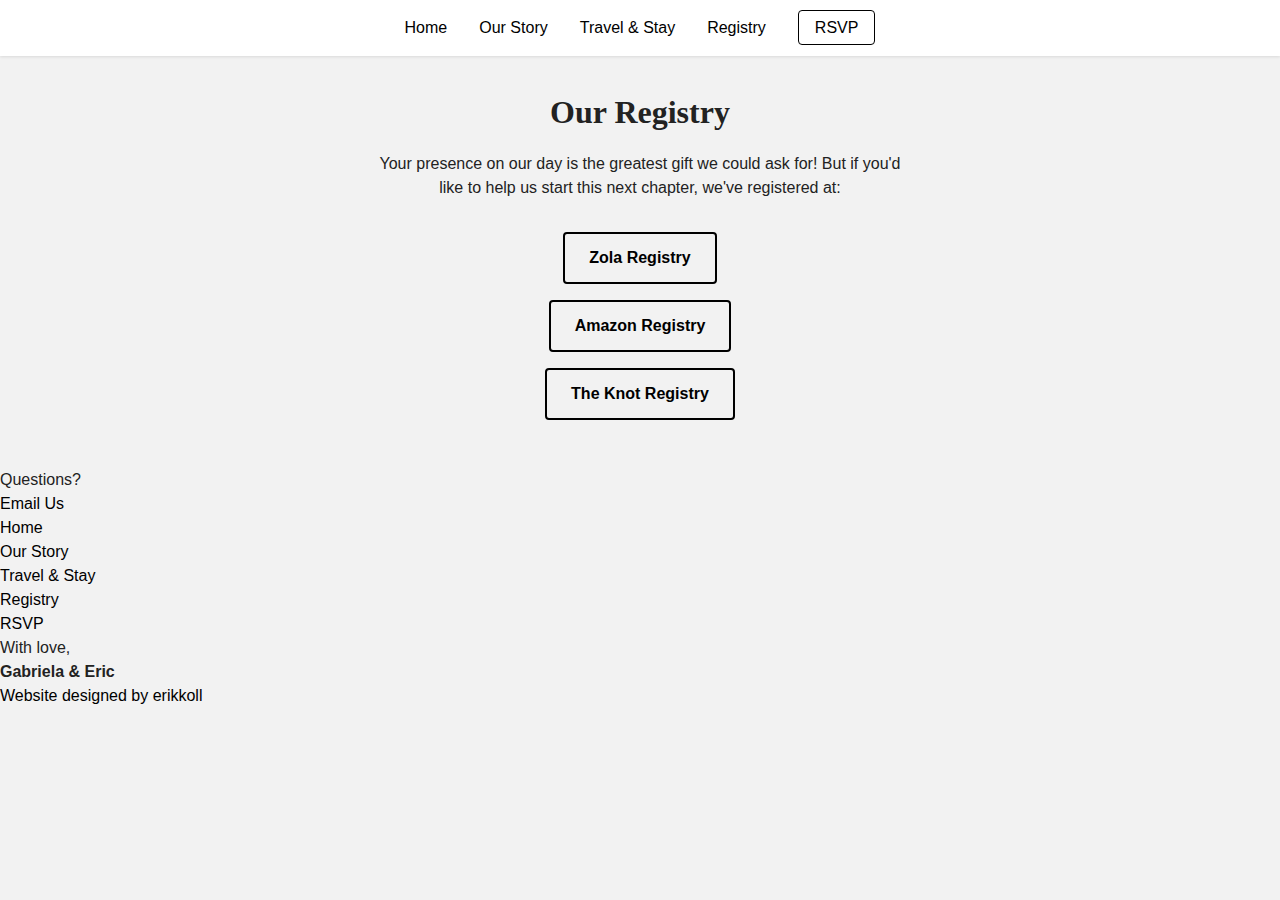
<file: registry.html>
﻿<!DOCTYPE html>
<html lang="en">
<head>
  <meta charset="UTF-8" />
  <meta name="viewport" content="width=device-width, initial-scale=1.0" />
  <title>Registry | Eric &amp; Gabriela</title>
  <link rel="stylesheet" href="assets/styles.css" />
</head>
<body>
  <!-- Navigation -->
  <nav class="main-nav">
    <ul>
      <li><a href="index.html">Home</a></li>
      <li><a href="story.html">Our Story</a></li>
      <li><a href="travel.html">Travel &amp; Stay</a></li>
      <li><a href="https://withjoy.com/eric-and-gabriela/registry">Registry</a></li>
      <li><a href="https://withjoy.com/eric-and-gabriela/rsvp" class="btn" target="_blank" rel="noopener">RSVP</a></li>
    </ul>
  </nav>

  <main class="registry-page">
    <section class="registry-intro">
      <h1>Our Registry</h1>
      <p>
        Your presence on our day is the greatest gift we could ask for!  
        But if you'd like to help us start this next chapter, we've registered at:
      </p>
    </section>

    <section class="registry-links">
      <ul>
        <li>
          <a href="https://www.zola.com/registry/ericgabriela" target="_blank" rel="noopener">
            Zola Registry
          </a>
        </li>
        <li>
          <a href="https://www.amazon.com/wedding/registry/ericgabriela" target="_blank" rel="noopener">
            Amazon Registry
          </a>
        </li>
        <li>
          <a href="https://www.theknot.com/us/eric-gabriela-n123456/registry" target="_blank" rel="noopener">
            The Knot Registry
          </a>
        </li>
        <!-- Add more as needed -->
      </ul>
    </section>
  </main>

<div id="site-footer"></div>
<script>
  fetch('footer.html')
    .then(r => r.text())
    .then(html => { document.getElementById('site-footer').outerHTML = html; });
</script>

</body>
</html>
</file>
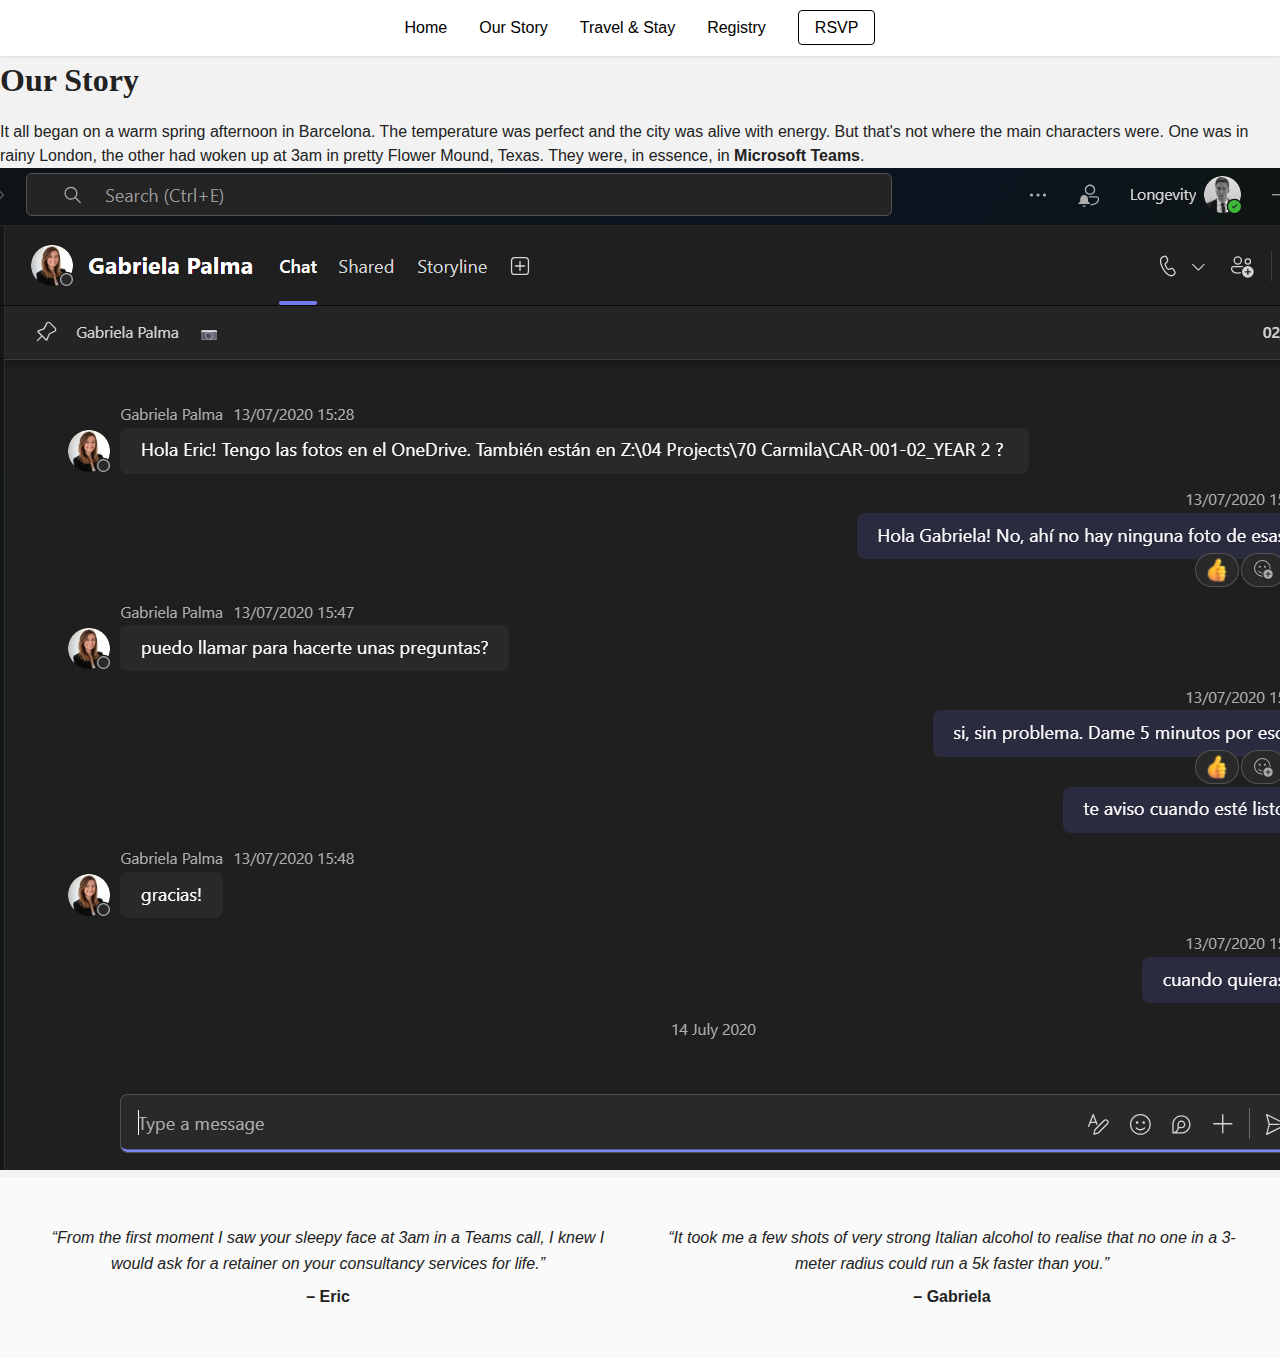
<file: story.html>
<!DOCTYPE html>
<html lang="en">
<head>
  <meta charset="UTF-8" />
  <meta name="viewport" content="width=device-width, initial-scale=1.0" />
  <title>Our Story | Eric &amp; Gabriela</title>
  <link rel="stylesheet" href="assets/styles.css" />
</head>
<body>
  <!-- Navigation -->
  <nav class="main-nav">
    <ul>
      <li><a href="index.html">Home</a></li>
      <li><a href="story.html">Our Story</a></li>
      <li><a href="travel.html">Travel &amp; Stay</a></li>
      <li><a href="registry.html">Registry</a></li>
      <li><a href="index.html#rsvp" class="btn">RSVP</a></li>
    </ul>
  </nav>

  <main>
    <!-- Page Title -->
    <h1 class="story-main-title">Our Story</h1>

    <!-- Story Event: Meeting on Teams (text then image) -->
    <section class="story-event">
      <div class="story-text">
        <p class="event-caption">
           It all began on a warm spring afternoon in Barcelona. The temperature was perfect and the city was alive with energy. 
        But that's not where the main characters were. One was in rainy London, the other had woken up at 3am in pretty Flower Mound, Texas.
        They were, in essence, in <strong>Microsoft Teams</strong>.
        </p>
      </div>
      <div class="story-img">
        <img src="assets/img/Teams.png" alt="Microsoft Teams call" />
      </div>
    </section>

    <!-- Quotes Section -->
    <section class="story-quotes">
      <div class="quote">
        <p>
          “From the first moment I saw your sleepy face at 3am in a Teams call,
          I knew I would ask for a retainer on your consultancy services for life.”<br />
          <em>– Eric</em>
        </p>
      </div>
      <div class="quote">
        <p>
          “It took me a few shots of very strong Italian alcohol to realise that
          no one in a 3-meter radius could run a 5k faster than you.”<br />
          <em>– Gabriela</em>
        </p>
      </div>
    </section>
  </main>
</body>
</html>
</file>
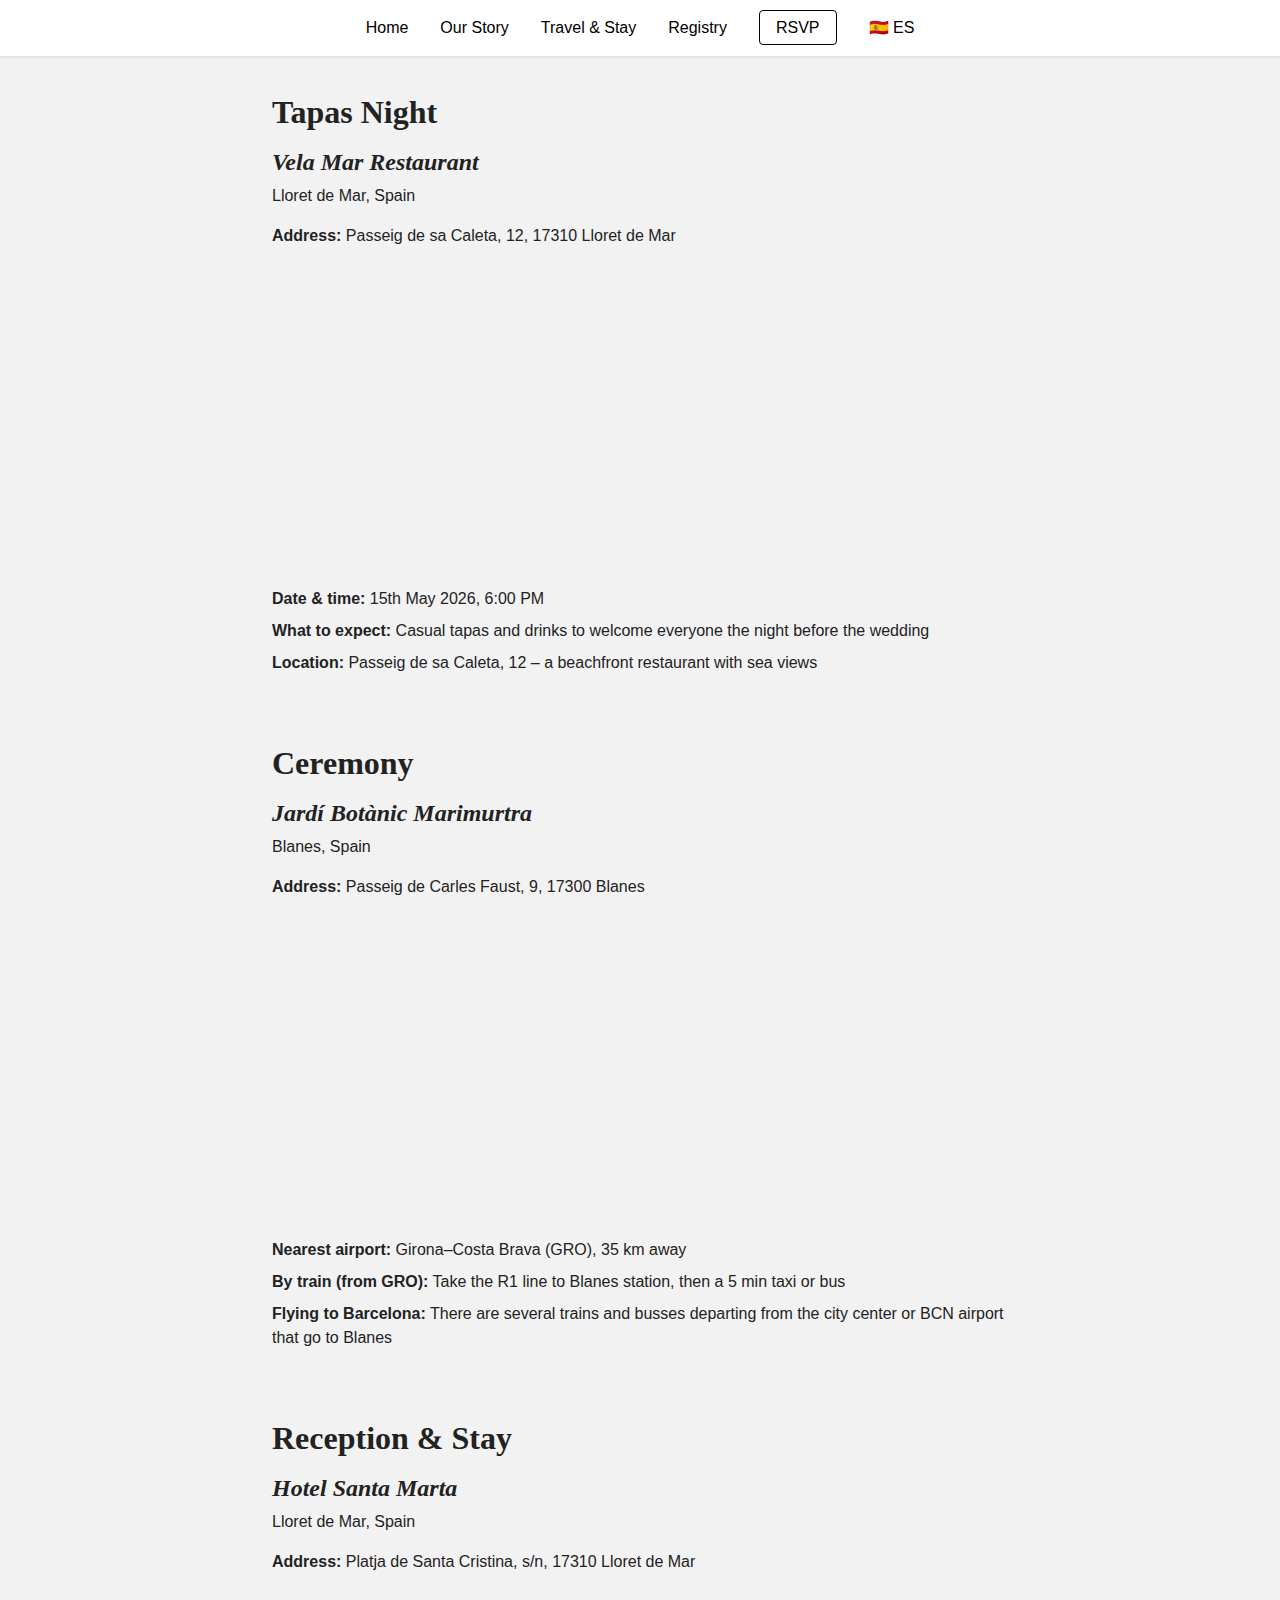
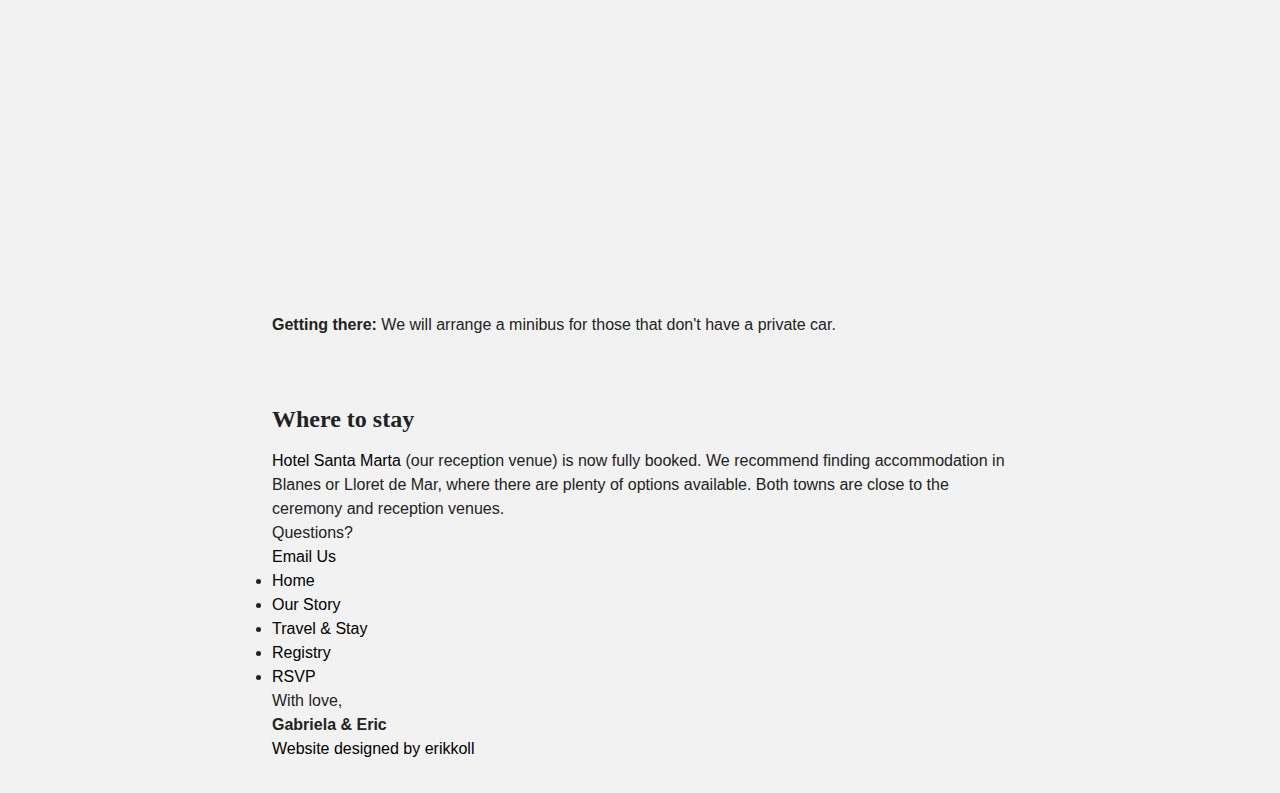
<file: travel.html>
﻿<!DOCTYPE html>
<html lang="en">
<head>
  <meta charset="UTF-8" />
  <meta name="viewport" content="width=device-width,initial-scale=1" />
  <title>Travel &amp; Stay | Eric &amp; Gabriela</title>
  <link rel="stylesheet" href="assets/styles.css" />
</head>
<body>
  <!-- Navigation -->
  <nav class="main-nav">
    <ul>
      <li><a href="index.html">Home</a></li>
      <li><a href="story.html">Our Story</a></li>
      <li><a href="travel.html">Travel &amp; Stay</a></li>
      <li><a href="https://withjoy.com/eric-and-gabriela/registry">Registry</a></li>
      <li><a href="https://withjoy.com/eric-and-gabriela/rsvp" class="btn" target="_blank" rel="noopener">RSVP</a></li>
      <li><a href="es/travel.html" hreflang="es">&#x1F1EA;&#x1F1F8; ES</a></li>
    </ul>
  </nav>

  <main class="travel-page">
    <!-- Tapas Night -->
    <section class="location-section">
      <h1>Tapas Night</h1>
      <h2>Vela Mar Restaurant</h2>
      <p>Lloret de Mar, Spain</p>
      <p><strong>Address:</strong> Passeig de sa Caleta, 12, 17310 Lloret de Mar</p>
      <div class="map">
        <iframe
          src="https://www.google.com/maps/embed?pb=!1m14!1m8!1m3!1d5957.826722425458!2d2.854998!3d41.700806!3m2!1i1024!2i768!4f13.1!3m3!1m2!1s0x12bb17bdc0fbe597%3A0x8caaa44e19d561f!2sVela%20Mar%20-%20Restaurant%20%26%20Lounge%20Club!5e0!3m2!1sen!2sus!4v1769637940658!5m2!1sen!2sus"
          width="100%" height="300" style="border:0;" allowfullscreen=""
          loading="lazy"></iframe>
      </div>
      <ul class="directions">
        <li><strong>Date &amp; time:</strong> 15th May 2026, 6:00 PM</li>
        <li><strong>What to expect:</strong> Casual tapas and drinks to welcome everyone the night before the wedding</li>
        <li><strong>Location:</strong> Passeig de sa Caleta, 12 – a beachfront restaurant with sea views</li>
      </ul>
    </section>

    <!-- Ceremony -->
    <section class="location-section">
      <h1>Ceremony</h1>
      <h2>Jardí Botànic Marimurtra</h2>
      <p>Blanes, Spain</p>
      <p><strong>Address:</strong> Passeig de Carles Faust, 9, 17300 Blanes</p>
      <!-- Replace the src below with your embed code from Google Maps -->
      <div class="map">
        <iframe
          src="https://www.google.com/maps/embed?pb=!1m18!1m12!1m3!1d1327.4506926403744!2d2.8026956240996617!3d41.67678266465545!2m3!1f0!2f0!3f0!3m2!1i1024!2i768!4f13.1!3m3!1m2!1s0x12bb1700019beac5%3A0x5f1725059fbbf5e6!2sPuerta%20de%20Eventos%2C%20Jard%C3%AD%20Bot%C3%A0nic%20Marimurtra!5e0!3m2!1ses!2suk!4v1752267899316!5m2!1ses!2suk"
          width="100%" height="300" style="border:0;" allowfullscreen=""
          loading="lazy"></iframe>
      </div>
      <ul class="directions">
        <li><strong>Nearest airport:</strong> Girona–Costa Brava (GRO), 35 km away</li>
        <li><strong>By train (from GRO):</strong> Take the R1 line to Blanes station, then a 5 min taxi or bus</li>
        <li><strong>Flying to Barcelona:</strong> There are several trains and busses departing from the city center or BCN airport
          that go to Blanes</li>
      </ul>
    </section>

    <!-- Reception & Accommodation -->
    <section class="location-section">
      <h1>Reception &amp; Stay</h1>
      <h2>Hotel Santa Marta</h2>
      <p>Lloret de Mar, Spain</p>
      <p><strong>Address:</strong> Platja de Santa Cristina, s/n, 17310 Lloret de Mar</p>
      <!-- Replace the src below with your embed code from Google Maps -->
      <div class="map">
        <iframe
          src="https://www.google.com/maps/embed?pb=!1m18!1m12!1m3!1d2979.4356675670497!2d2.8155881767688298!3d41.68952977126322!2m3!1f0!2f0!3f0!3m2!1i1024!2i768!4f13.1!3m3!1m2!1s0x12bb170064e720af%3A0x6240d8f53fc3d34f!2sHotel%20Santa%20Marta!5e0!3m2!1ses!2suk!4v1752267951719!5m2!1ses!2suk"
          width="100%" height="300" style="border:0;" allowfullscreen=""
          loading="lazy"></iframe>
      </div>
      <ul class="directions">
        <li><strong>Getting there:</strong> We will arrange a minibus for those that don't have a private car.</li>
      </ul>
    </section>
<!-- BOOK YOUR STAY (soft card) -->
<section class="hotel-booking softcard" id="hotel-booking">
  <h2>Where to stay</h2>
  <p>
    <a href="https://hotelsantamarta.es/en/" target="_blank" rel="noopener">Hotel Santa Marta</a>
    (our reception venue) is now fully booked. We recommend finding accommodation in Blanes or Lloret de Mar,
    where there are plenty of options available. Both towns are close to the ceremony and reception venues.
  </p>
</section>

<div id="site-footer"></div>
<script>
  fetch('footer.html')
    .then(r => r.text())
    .then(html => { document.getElementById('site-footer').outerHTML = html; });
</script>
</file>
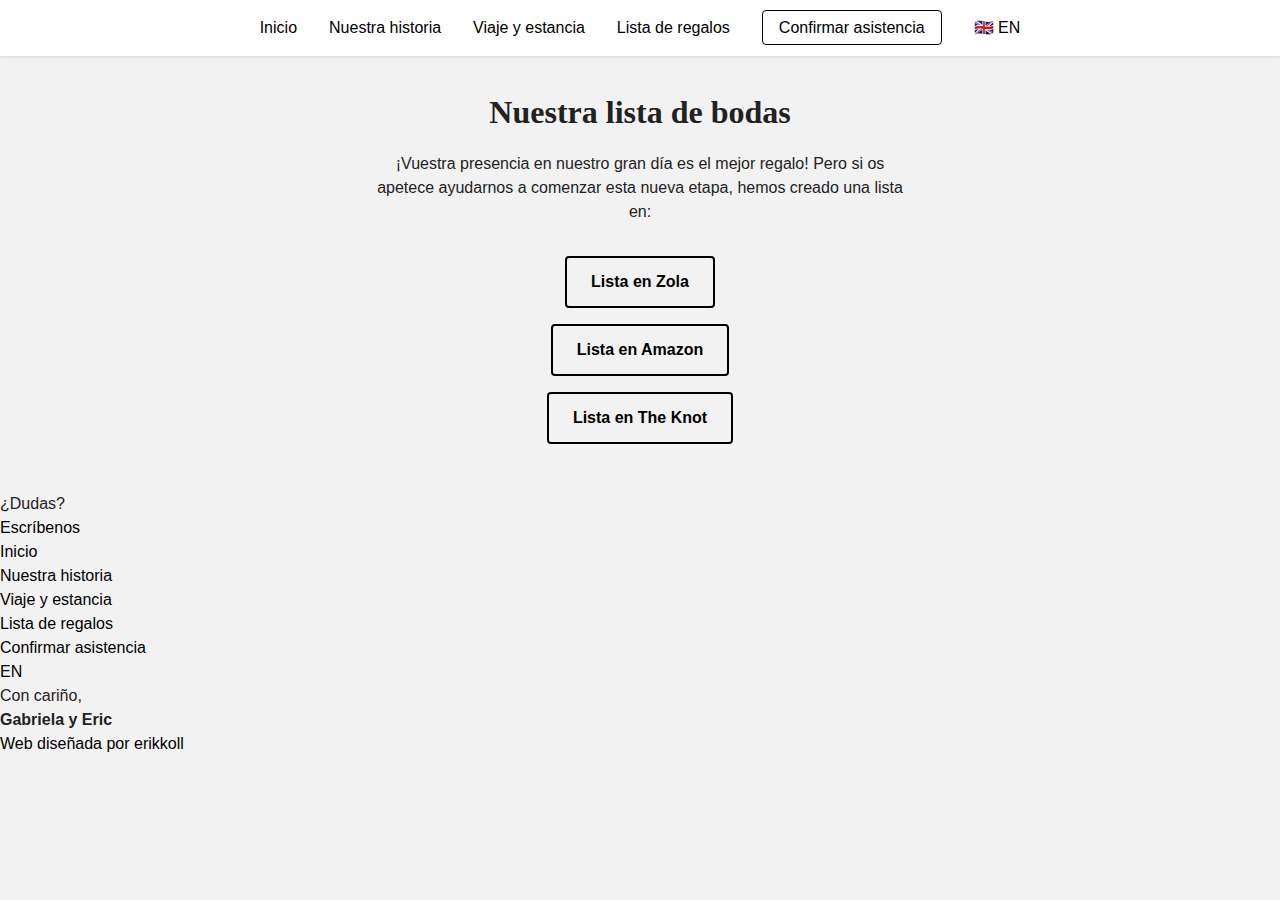
<file: es/registry.html>
﻿<!DOCTYPE html>
<html lang="es">
<head>
  <meta charset="UTF-8" />
  <meta name="viewport" content="width=device-width, initial-scale=1.0" />
  <title>Lista de regalos | Eric y Gabriela</title>
  <link rel="stylesheet" href="../assets/styles.css" />
</head>
<body>
  <!-- Navegación -->
  <nav class="main-nav">
    <ul>
      <li><a href="index.html">Inicio</a></li>
      <li><a href="story.html">Nuestra historia</a></li>
      <li><a href="travel.html">Viaje y estancia</a></li>
      <li><a href="https://withjoy.com/eric-and-gabriela/registry">Lista de regalos</a></li>
      <li><a href="https://withjoy.com/eric-and-gabriela/rsvp" class="btn" target="_blank" rel="noopener">Confirmar asistencia</a></li>
      <li><a href="../registry.html" hreflang="en">&#x1F1EC;&#x1F1E7; EN</a></li>
    </ul>
  </nav>

  <main class="registry-page">
    <section class="registry-intro">
      <h1>Nuestra lista de bodas</h1>
      <p>
        ¡Vuestra presencia en nuestro gran día es el mejor regalo!
        Pero si os apetece ayudarnos a comenzar esta nueva etapa, hemos creado una lista en:
      </p>
    </section>

    <section class="registry-links">
      <ul>
        <li>
          <a href="https://www.zola.com/registry/ericgabriela" target="_blank" rel="noopener">
            Lista en Zola
          </a>
        </li>
        <li>
          <a href="https://www.amazon.com/wedding/registry/ericgabriela" target="_blank" rel="noopener">
            Lista en Amazon
          </a>
        </li>
        <li>
          <a href="https://www.theknot.com/us/eric-gabriela-n123456/registry" target="_blank" rel="noopener">
            Lista en The Knot
          </a>
        </li>
      </ul>
    </section>
  </main>

  <div id="site-footer"></div>
  <script>
    fetch('footer.html')
      .then(r => r.text())
      .then(html => { document.getElementById('site-footer').outerHTML = html; });
  </script>
</body>
</html>
</file>
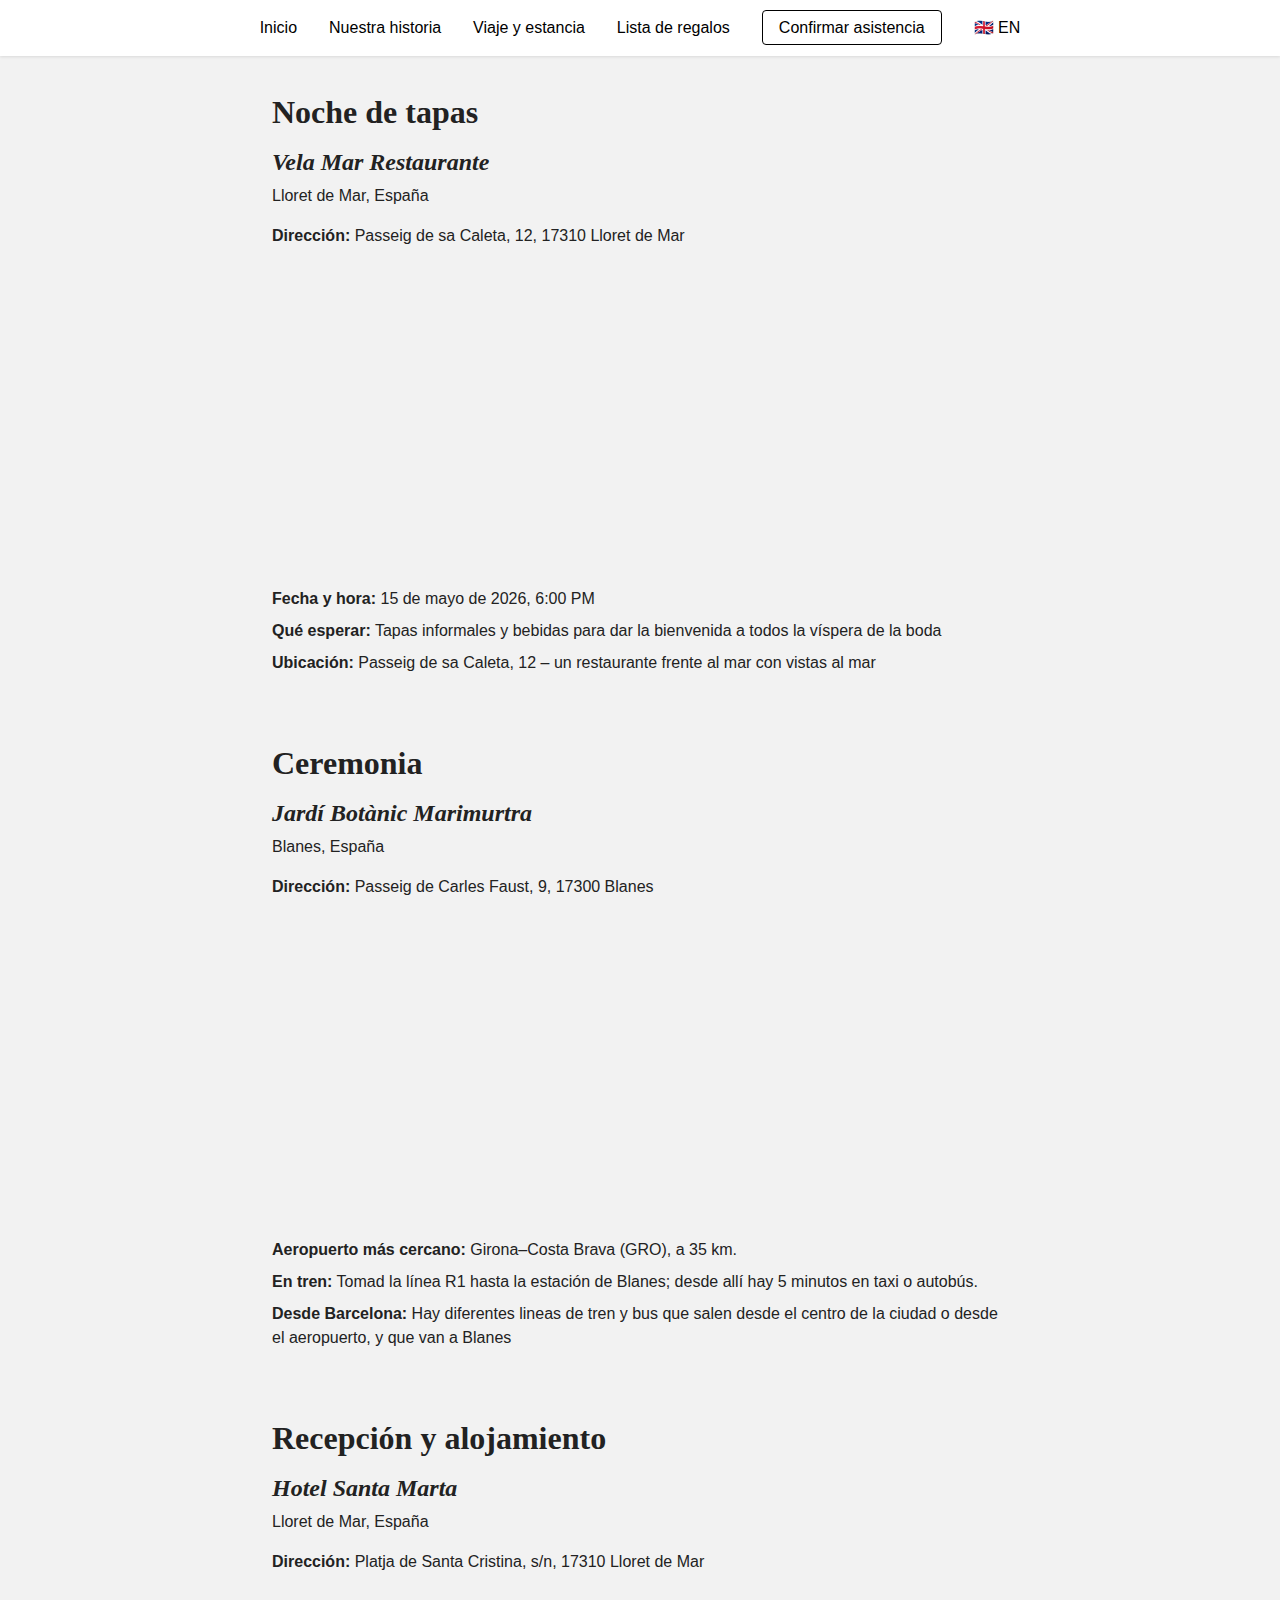
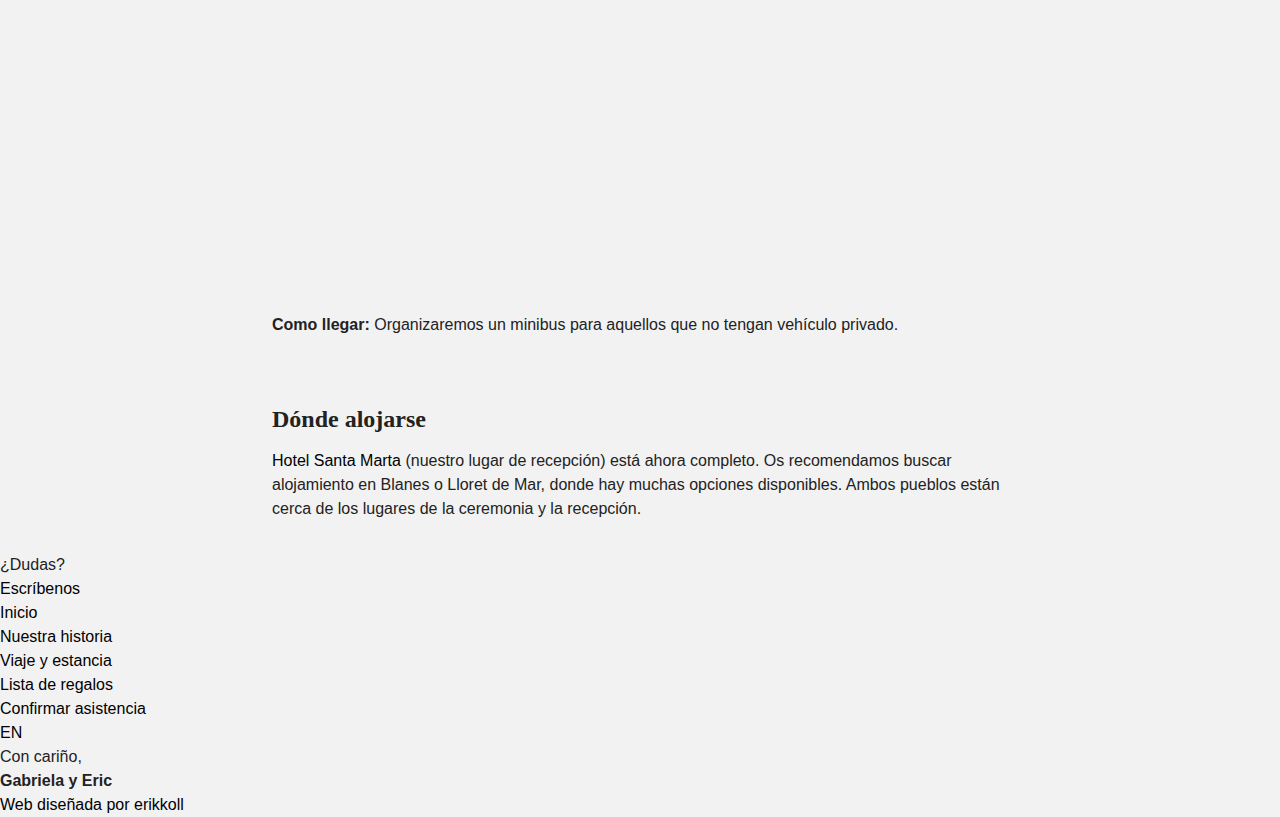
<file: es/travel.html>
﻿<!DOCTYPE html>
<html lang="es">
<head>
  <meta charset="UTF-8" />
  <meta name="viewport" content="width=device-width,initial-scale=1" />
  <title>Viaje y estancia | Eric y Gabriela</title>
  <link rel="stylesheet" href="../assets/styles.css" />
</head>
<body>
  <!-- Navegación -->
  <nav class="main-nav">
    <ul>
      <li><a href="index.html">Inicio</a></li>
      <li><a href="story.html">Nuestra historia</a></li>
      <li><a href="travel.html">Viaje y estancia</a></li>
      <li><a href="https://withjoy.com/eric-and-gabriela/registry">Lista de regalos</a></li>
      <li><a href="https://withjoy.com/eric-and-gabriela/rsvp" class="btn" target="_blank" rel="noopener">Confirmar asistencia</a></li>
      <li><a href="../travel.html" hreflang="en">&#x1F1EC;&#x1F1E7; EN</a></li>
    </ul>
  </nav>

  <main class="travel-page">
    <!-- Noche de tapas -->
    <section class="location-section">
      <h1>Noche de tapas</h1>
      <h2>Vela Mar Restaurante</h2>
      <p>Lloret de Mar, España</p>
      <p><strong>Dirección:</strong> Passeig de sa Caleta, 12, 17310 Lloret de Mar</p>
      <div class="map">
        <iframe
          src="https://www.google.com/maps/embed?pb=!1m14!1m8!1m3!1d5957.826722425458!2d2.854998!3d41.700806!3m2!1i1024!2i768!4f13.1!3m3!1m2!1s0x12bb17bdc0fbe597%3A0x8caaa44e19d561f!2sVela%20Mar%20-%20Restaurant%20%26%20Lounge%20Club!5e0!3m2!1sen!2sus!4v1769637940658!5m2!1sen!2sus"
          width="100%" height="300" style="border:0;" allowfullscreen=""
          loading="lazy"></iframe>
      </div>
      <ul class="directions">
        <li><strong>Fecha y hora:</strong> 15 de mayo de 2026, 6:00 PM</li>
        <li><strong>Qué esperar:</strong> Tapas informales y bebidas para dar la bienvenida a todos la víspera de la boda</li>
        <li><strong>Ubicación:</strong> Passeig de sa Caleta, 12 – un restaurante frente al mar con vistas al mar</li>
      </ul>
    </section>

    <section class="location-section">
      <h1>Ceremonia</h1>
      <h2>Jardí Botànic Marimurtra</h2>
      <p>Blanes, España</p>
      <p><strong>Dirección:</strong> Passeig de Carles Faust, 9, 17300 Blanes</p>
      <div class="map">
        <iframe
          src="https://www.google.com/maps/embed?pb=!1m18!1m12!1m3!1d1327.4506926403744!2d2.8026956240996617!3d41.67678266465545!2m3!1f0!2f0!3f0!3m2!1i1024!2i768!4f13.1!3m3!1m2!1s0x12bb1700019beac5%3A0x5f1725059fbbf5e6!2sPuerta%20de%20Eventos%2C%20Jard%C3%AD%20Bot%C3%A0nic%20Marimurtra!5e0!3m2!1ses!2suk!4v1752267899316!5m2!1ses!2suk"
          width="100%" height="300" style="border:0;" allowfullscreen=""
          loading="lazy"></iframe>
      </div>
      <ul class="directions">
        <li><strong>Aeropuerto más cercano:</strong> Girona–Costa Brava (GRO), a 35 km.</li>
        <li><strong>En tren:</strong> Tomad la línea R1 hasta la estación de Blanes; desde allí hay 5 minutos en taxi o autobús.</li>
        <li><strong>Desde Barcelona:</strong> Hay diferentes lineas de tren y bus que salen desde el centro de la ciudad o desde el aeropuerto, y que van a Blanes</li>
      </ul>
    </section>

    <section class="location-section">
      <h1>Recepción y alojamiento</h1>
      <h2>Hotel Santa Marta</h2>
      <p>Lloret de Mar, España</p>
      <p><strong>Dirección:</strong> Platja de Santa Cristina, s/n, 17310 Lloret de Mar</p>
      <div class="map">
        <iframe
          src="https://www.google.com/maps/embed?pb=!1m18!1m12!1m3!1d2979.4356675670497!2d2.8155881767688298!3d41.68952977126322!2m3!1f0!2f0!3f0!3m2!1i1024!2i768!4f13.1!3m3!1m2!1s0x12bb170064e720af%3A0x6240d8f53fc3d34f!2sHotel%20Santa%20Marta!5e0!3m2!1ses!2suk!4v1752267951719!5m2!1ses!2suk"
          width="100%" height="300" style="border:0;" allowfullscreen=""
          loading="lazy"></iframe>
      </div>
      <ul class="directions">
        <li><strong>Como llegar:</strong> Organizaremos un minibus para aquellos que no tengan vehículo privado.</li>
      </ul>
    </section>

    <section class="hotel-booking softcard" id="hotel-booking">
      <h2>Dónde alojarse</h2>
      <p>
        <a href="https://hotelsantamarta.es/en/" target="_blank" rel="noopener">Hotel Santa Marta</a>
        (nuestro lugar de recepción) está ahora completo. Os recomendamos buscar alojamiento en Blanes o Lloret de Mar,
        donde hay muchas opciones disponibles. Ambos pueblos están cerca de los lugares de la ceremonia y la recepción.
      </p>
    </section>
  </main>

  <div id="site-footer"></div>
  <script>
    fetch('footer.html')
      .then(r => r.text())
      .then(html => { document.getElementById('site-footer').outerHTML = html; });
  </script>
</body>
</html>
</file>
<file: space-invaders/style.css>
* {
    margin: 0;
    padding: 0;
    box-sizing: border-box;
}

body {
    background-color: #000;
    display: flex;
    justify-content: center;
    align-items: center;
    min-height: 100vh;
    font-family: 'Courier New', monospace;
}

.game-container {
    text-align: center;
}

.header {
    color: #0f0;
    font-size: 24px;
    padding: 10px;
    display: flex;
    justify-content: space-between;
    width: 600px;
    margin: 0 auto;
}

#gameCanvas {
    border: 2px solid #0f0;
    background-color: #000;
    display: block;
    margin: 0 auto;
}

.message {
    color: #0f0;
    font-size: 32px;
    height: 50px;
    display: flex;
    align-items: center;
    justify-content: center;
}

.controls {
    color: #0f0;
    margin-top: 20px;
}

.controls p {
    margin-bottom: 15px;
}

#startBtn {
    background-color: #0f0;
    color: #000;
    border: none;
    padding: 10px 30px;
    font-size: 18px;
    font-family: 'Courier New', monospace;
    cursor: pointer;
    transition: background-color 0.3s;
}

#startBtn:hover {
    background-color: #0a0;
}
</file>
<file: assets/styles.css>
/* Reset and root vars */
* { box-sizing: border-box; margin: 0; padding: 0; }
:root {
  --font-serif: Georgia, serif;
  --font-sans: Arial, sans-serif;
  --bg: #f2f2f2;
  --text: #222;
  --accent: #000;
}

.main-nav {
  background: white;
  padding: 1rem;
  box-shadow: 0 1px 3px rgba(0,0,0,0.1);
}
.main-nav ul {
  display: flex;
  justify-content: center;
  list-style: none;
}
.main-nav li {
  margin: 0 1rem;
}
.main-nav .btn {
  padding: 0.5em 1em;
  border: 1px solid var(--accent);
  border-radius: 4px;
}

body {
  font-family: var(--font-sans);
  background: var(--bg);
  color: var(--text);
  line-height: 1.5;
}

h1, h2, h3 {
  font-family: var(--font-serif);
  margin-bottom: 0.5em;
}

a {
  color: var(--accent);
  text-decoration: none;
}
.story-intro {
  padding: 4rem 2rem;
  text-align: center;
}

.story-grid {
  display: grid;
  grid-template-columns: 1fr 2fr 1fr;
  gap: 1rem;
  padding: 2rem;
}
.story-grid img {
  width: 100%;
  display: block;
  object-fit: cover;
  aspect-ratio: 1 / 1.5;
  border-radius: 8px;
}

.story-quotes {
  display: grid;
  grid-template-columns: 1fr 1fr;
  gap: 2rem;
  background: #fafafa;
  padding: 3rem 2rem;
  text-align: center;
}
.story-quotes .quote p {
  font-style: italic;
  line-height: 1.6;
}
.story-quotes em {
  display: block;
  margin-top: 0.5rem;
  font-style: normal;
  font-weight: bold;
}
.travel-page {
  max-width: 800px;
  margin: auto;
  padding: 2rem;
}

.location-section {
  margin-bottom: 4rem;
}

.location-section h1 {
  font-size: 2rem;
  margin-bottom: 0.5rem;
}

.location-section h2 {
  font-size: 1.5rem;
  margin-bottom: 0.25rem;
  font-style: italic;
}

.location-section p {
  margin-bottom: 1rem;
}

.map {
  margin: 1rem 0;
  border-radius: 8px;
  overflow: hidden;
}

.directions {
  list-style: none;
  padding-left: 0;
}

.directions li {
  margin-bottom: 0.5rem;
}
.registry-page {
  max-width: 600px;
  margin: auto;
  padding: 2rem;
  text-align: center;
}

.registry-intro p {
  margin-bottom: 2rem;
}

.registry-links ul {
  list-style: none;
  padding: 0;
}

.registry-links li {
  margin: 1rem 0;
}

.registry-links a {
  display: inline-block;
  padding: 0.75rem 1.5rem;
  border: 2px solid var(--accent);
  border-radius: 4px;
  text-decoration: none;
  font-weight: bold;
}
.rsvp-section {
  background: white;
  padding: 3rem 2rem;
  max-width: 500px;
  margin: 4rem auto;
  border-radius: 8px;
  box-shadow: 0 2px 6px rgba(0,0,0,0.1);
  text-align: left;
}

.rsvp-section h2 {
  text-align: center;
  margin-bottom: 1.5rem;
}

.rsvp-form label {
  display: block;
  margin-bottom: 1rem;
}

.rsvp-form input,
.rsvp-form select {
  width: 100%;
  padding: 0.5rem;
  margin-top: 0.25rem;
  border: 1px solid #ccc;
  border-radius: 4px;
}

.rsvp-form .btn {
  display: block;
  width: 100%;
  margin-top: 1.5rem;
  text-align: center;
}

/* HERO container & background */
.hero {
  position: relative;
  width: 100%;
  height: 80vh;
  background: url('../assets/img/hero.jpg') center/cover no-repeat;
  overflow: hidden;
}

/* Overlay dims only the image (z-index: 1) */
.hero::after {
  content: '';
  position: absolute;
  inset: 0;
  background: rgba(0, 0, 0, 0.2);  /* bumped from .4 to .6 for extra contrast */
  z-index: 1;
}

/* Base for both title + CTA to sit above overlay */
.hero-title,
.hero-cta {
  position: absolute;
  left: 50%;
  transform: translateX(-50%);
  text-align: center;
  z-index: 2;                       /* above the overlay */
}

/* Move JUST the white title up */
.hero-title {
  top: 20%;                         /* tweak this % to nudge the h2/h1 */
}
.hero-title h2 {
  font-family: var(--font-serif);
  font-size: 1.2rem;
  text-transform: uppercase;
  letter-spacing: 0.1em;
  margin-bottom: 0.5rem;
  color: #fff;                      /* pure white */
  text-shadow: 0 2px 6px rgba(0, 0, 0, 0.8);
}
.hero-title h1 {
  font-family: var(--font-serif);
  font-size: 3rem;
  margin: 0;
  color: #fff;                      /* pure white */
  text-shadow: 0 2px 6px rgba(0, 0, 0, 0.8);
}

/* Keep the date & button lower down */
.hero-cta {
  top: 50%;
}
.hero-cta .date {
  font-size: 1.25rem;
  margin-bottom: 1rem;
  color: #fff;                      /* lighten for legibility */
  text-shadow: 0 1px 4px rgba(0, 0, 0, 0.7);
}
</file>
